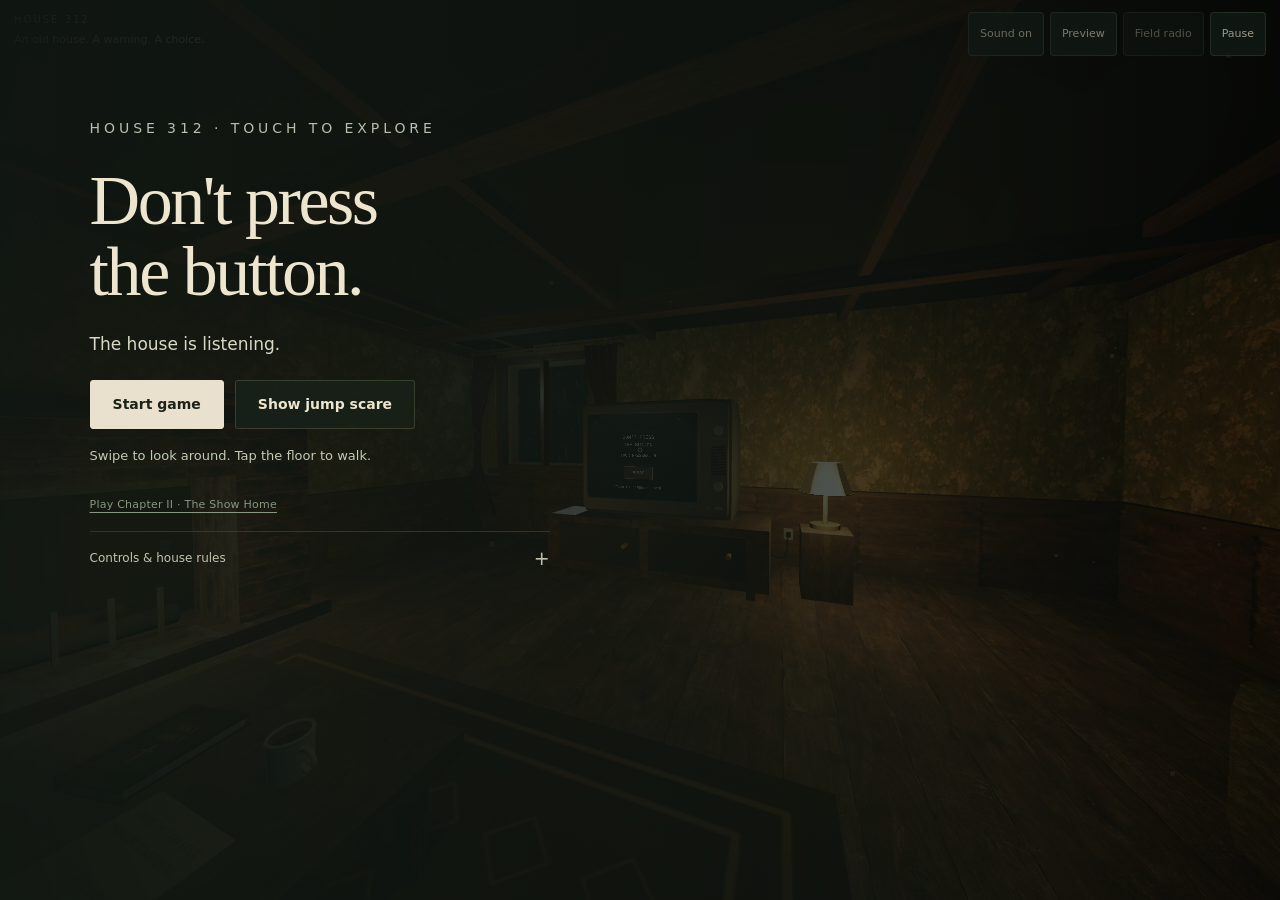
<file: index.html>
<!doctype html>
<html lang="en">
<head>
  <meta charset="utf-8">
  <meta name="viewport" content="width=device-width, initial-scale=1, viewport-fit=cover">
  <meta name="theme-color" content="#101512">
  <title>House 312 | Phone Horror</title>
  <meta name="description" content="Explore a decaying country house in first person. A television warns you not to press the red button. The choice is yours.">
  <link rel="stylesheet" href="assets/game/game.css?v=stick28">
</head>
<body>
  <canvas id="gameCanvas" tabindex="0" aria-label="First-person view of house 312"></canvas>
  <div class="vignette" aria-hidden="true"></div>
  <div class="haunt-veil" id="hauntVeil" aria-hidden="true"></div>
  <header class="hud">
    <div class="hud-left"><p class="room-label">HOUSE 312</p><p class="objective" id="objective">An old house. A warning. A choice.</p></div>
    <div class="hud-right">

      <button type="button" class="small-button" id="mute" aria-pressed="false">Sound on</button>
      <button type="button" class="small-button" data-preview disabled>Preview</button><button type="button" class="small-button" id="fullScreen">Full screen</button>
      <button type="button" class="small-button" id="radioToggle" aria-expanded="false" aria-controls="fieldReceiver" disabled>Field radio</button>
      <button type="button" class="small-button" id="pause">Pause</button>
    </div>
  </header>
  <aside class="field-receiver" id="fieldReceiver" aria-label="Field receiver" hidden>
    <div class="receiver-top"><span>RX—312</span><span>FIELD RECEIVER</span><button type="button" id="closeReceiver" aria-label="Close field receiver">×</button></div>
    <div class="receiver-display"><span class="receiver-channel">LOCAL CHANNEL / 01</span><div class="receiver-reading"><span id="radioReading">0 / 5</span><div class="receiver-bars" aria-hidden="true"><i id="signalBar1"></i><i id="signalBar2"></i><i id="signalBar3"></i><i id="signalBar4"></i><i id="signalBar5"></i></div></div><p id="radioStatus">Stand by.</p></div>
    <div class="receiver-actions"><button type="button" id="askSign">Ask for a sign</button><button type="button" id="openJournal">Journal · 0/3</button></div>
  </aside>
  <div class="reticle" id="reticle" aria-hidden="true"></div>
  <button type="button" class="interact" id="interact" hidden><kbd>E</kbd><span id="interactLabel">Interact</span></button>
  <p class="toast" id="toast" role="status" aria-live="polite" hidden></p>
  <div class="controls"><span><kbd>W A S D</kbd> Move</span><span>Mouse / drag to look</span><span><kbd>E</kbd> Interact</span><span><kbd>F</kbd> Flashlight</span><span class="hint">Esc to pause</span></div>
  <div class="mobile-controls" id="mobileControls" hidden>
    <div class="move-stick" id="moveStick" hidden role="group" aria-label="Movement joystick"><span class="stick-ring" aria-hidden="true"></span><span class="stick-thumb" id="stickThumb" aria-hidden="true"></span><span class="stick-label" aria-hidden="true">MOVE</span></div>
    <button type="button" class="stop-moving" id="stopMoving" hidden>Stop walking</button>
    <span id="lookHint" class="look-hint" aria-hidden="true">TAP FLOOR TO WALK<br>DRAG TO LOOK</span>
  </div>
  <p class="decision-status" id="decisionStatus" aria-live="polite"></p>
  <div class="blackout" id="blackout" aria-hidden="true"></div>
  <div id="showHUD" hidden>
    <div id="showLens" aria-hidden="true"></div>
    <div id="showAperture" aria-hidden="true" hidden><div class="keyhole-bore"><img id="showLastFrame" src="assets/game/keyhole-listener.webp" alt=""></div></div><div id="showFold" aria-hidden="true"></div>
    <span id="showTape" hidden></span><figure id="showWitness" hidden><img src="assets/game/kitchen-scream.png" alt="The painted eyes above the sink"><figcaption>Above the sink</figcaption></figure>
    <div class="show-dock"><p id="showCaption" role="status" aria-live="polite" hidden></p>
      <div id="showActions" aria-label="Chapter actions"><button type="button" id="showAct0" hidden></button><button type="button" id="showAct1" hidden></button><button type="button" id="showAct2" hidden></button><button type="button" id="showAct3" hidden></button><button type="button" id="showAct4" hidden></button></div>
    </div>
  </div>
  <main class="overlay" id="overlay">
    <section class="panel intro-panel" data-panel="intro" aria-labelledby="introTitle">
      <p class="eyebrow">HOUSE 312 · TOUCH TO EXPLORE</p>
      <h1 id="introTitle">Don't press<br>the button.</h1>
      <p class="lede">The house is listening.</p>
      <div class="panel-actions"><button type="button" class="primary" id="enterRoom" disabled>Opening the old house…</button><button type="button" class="secondary" data-preview disabled>Show jump scare</button></div>
      <button class="secondary" type="button" id="showContinue" hidden>Continue from the last lesson</button><p id="introCopy">Swipe to look around. Tap the floor to walk.</p>
      <p class="fine"><a href="phone.html?chapter=2&amp;v=listener27">Play Chapter II · The Show Home</a></p>
      <details class="play-guide">
        <summary>Controls &amp; house rules</summary>
        <p>Tap the monitor to approach it, then tap its lettering to begin. Obey only “Keeper says” orders. When told to hide, tap the table and stay under it until permission to leave.</p>
        <p>Before starting the TV, try Field radio to ask the house for a sign and collect evidence.</p>
        <p class="guide">Swipe or drag: look · Tap floor: walk<br>Keyboard: WASD move · C hide or leave cover · E interact.</p>
        <p class="fine"><a href="house-preview.html">House design</a><a href="scare-preview.html">Scare video</a><a href="dont-press-the-button.html">Film version</a><a href="3d-credits.html">Credits</a></p>
      </details>
    </section>
    <section class="panel" data-panel="pause" hidden>
      <p class="eyebrow">ROOM 312</p><h2>The room<br>can wait.</h2><p>The game is paused.</p>
      <div class="panel-actions"><button type="button" class="primary" data-resume>Resume</button><button type="button" class="secondary" data-restart>Start again</button></div>
      <div class="panel-actions"><button type="button" class="secondary" data-preview disabled>Preview jump scare</button></div><p class="guide">Drag anywhere in the room to look around.</p>
    </section>
    <section class="panel" data-panel="note" hidden>
      <p class="eyebrow">A NOTE BESIDE THE TELEVISION</p>
      <p class="paper-note"><strong>TV TIP</strong>Watch the TV. Follow an order only if it starts with “Keeper says…”<br><br>Tap the TV lettering to begin. When you see “Keeper says… hide,” tap the table. Stay underneath until you see “Keeper says… come out.”<br><br>Leave the red button alone.</p>
      <div class="panel-actions"><button type="button" class="primary" data-resume>Put it down</button></div>
    </section>
    <section class="panel" data-panel="attic-note" aria-labelledby="atticNoteCopy" hidden>
      <p class="eyebrow">A note on the attic box</p>
      <p class="paper-note attic-message" id="atticNoteCopy">this ain't shortcut</p>
      <p>Inside the lid, someone has scratched “Turn around, you fool.”</p>
      <div class="panel-actions"><button type="button" class="primary" data-resume>Put it down</button></div>
    </section>
    <section class="panel" data-panel="corner-note" hidden>
      <p class="eyebrow">IN THE MARGIN OF THE FOLDED PAPER</p>
      <p class="paper-note"><strong>SOMEONE UPSTAIRS</strong><span id="cornerClueCopy">Above the last stair, someone is watching. Look up. Touch the face to send it away.</span></p>
      <div class="panel-actions"><button type="button" class="primary" data-resume>Put it down</button></div>
    </section>
    <section class="panel" data-panel="journal" hidden>
      <p class="eyebrow">HOUSE 312 / FIELD NOTES</p><h2>The house<br>answered.</h2>
      <p class="journal-progress" id="journalProgress">0 of 3 responses recorded</p>
      <p class="journal-records" id="journalRecords">Use the field radio to ask for a sign. Listen and watch the room.</p>
      <div class="panel-actions"><button type="button" class="primary" data-resume>Return to the room</button></div>
    </section>
    <section class="panel" data-panel="choice" hidden>
      <p class="eyebrow">THE LAST ORDER</p><h2>You listened.<br>You survived.</h2>
      <p>The room latch has released. The front door beyond the hallway is still locked. Leave quietly, or invite stronger disturbances on the way out.</p>
      <div class="panel-actions"><button type="button" class="primary" data-deeper>I can handle more horror</button><button type="button" class="secondary" data-leave>Leave quietly</button></div>
    </section>
    <section class="panel" data-panel="aftermath" hidden>
      <p class="eyebrow" id="aftermathEyebrow">YOU PRESSED IT</p><h2 id="aftermathTitle">That wasn't<br>the joke.</h2>
      <p id="aftermathCopy">The picture was the easy part. The door is unlocked now.</p>
      <div class="panel-actions"><button type="button" class="primary" id="failureExit" data-leave>Find the exit</button><button type="button" class="secondary" data-restart>Try again</button></div>

    </section>
    <section class="panel" data-panel="ending" hidden>
      <p class="eyebrow" id="endingChapter">CHAPTER II / THE SHOW HOME</p><h2 id="endingTitle">You made it out.</h2><p id="endingCopy">The room kept your choice.</p><button type="button" class="primary" id="showRetry" hidden>Retry the last lesson</button>
      <div class="panel-actions"><button type="button" class="primary" data-restart>Start again</button><a class="secondary" href="dont-press-the-button.html">Watch the film</a></div>

    </section>
    <section class="panel" data-panel="previewEnd" hidden>
      <p class="eyebrow">JUMP SCARE PREVIEW</p><h2>Now you<br>have seen it.</h2>
      <p>The nightmare Roomkeeper has a sharper face and an unobstructed close-up. The reveal holds here for 2.4 seconds so you can inspect it. Your press count is unchanged.</p>
      <div class="panel-actions"><button type="button" class="primary" data-preview disabled>Replay scare</button><button type="button" class="secondary" data-play>Play the game</button></div>
      <p class="fine"><a href="scare-preview.html?v=nightmare4">Watch the clear preview</a><a href="scare-preview.html?hold=1&amp;v=nightmare4">Hold the close-up image</a></p>
    </section>
    <section class="panel" data-panel="error" id="errorPanel" hidden>
      <p class="eyebrow">ROOM 312</p><h2>The room<br>couldn't open.</h2>
      <p>This device couldn't start the 3D scene. You can still watch the jump scare preview below.</p>
      <div class="panel-actions"><a class="primary" href="scare-preview.html">Show the jump scare</a><a class="secondary" href="phone.html">Try 3D again</a></div>
    </section>
  </main>
  <script type="module">
    import('./assets/game/game.mjs?v=reveal31').catch(error => {
      console.error('Room 312 could not start:', error);
      document.querySelectorAll('[data-panel]').forEach(panel => { panel.hidden = panel.dataset.panel !== 'error'; });
      document.getElementById('overlay').hidden = false;
    });
  </script>
  <noscript>This game needs JavaScript. <a href="dont-press-the-button.html">Watch the film version.</a></noscript>
</body>
</html>
</file>
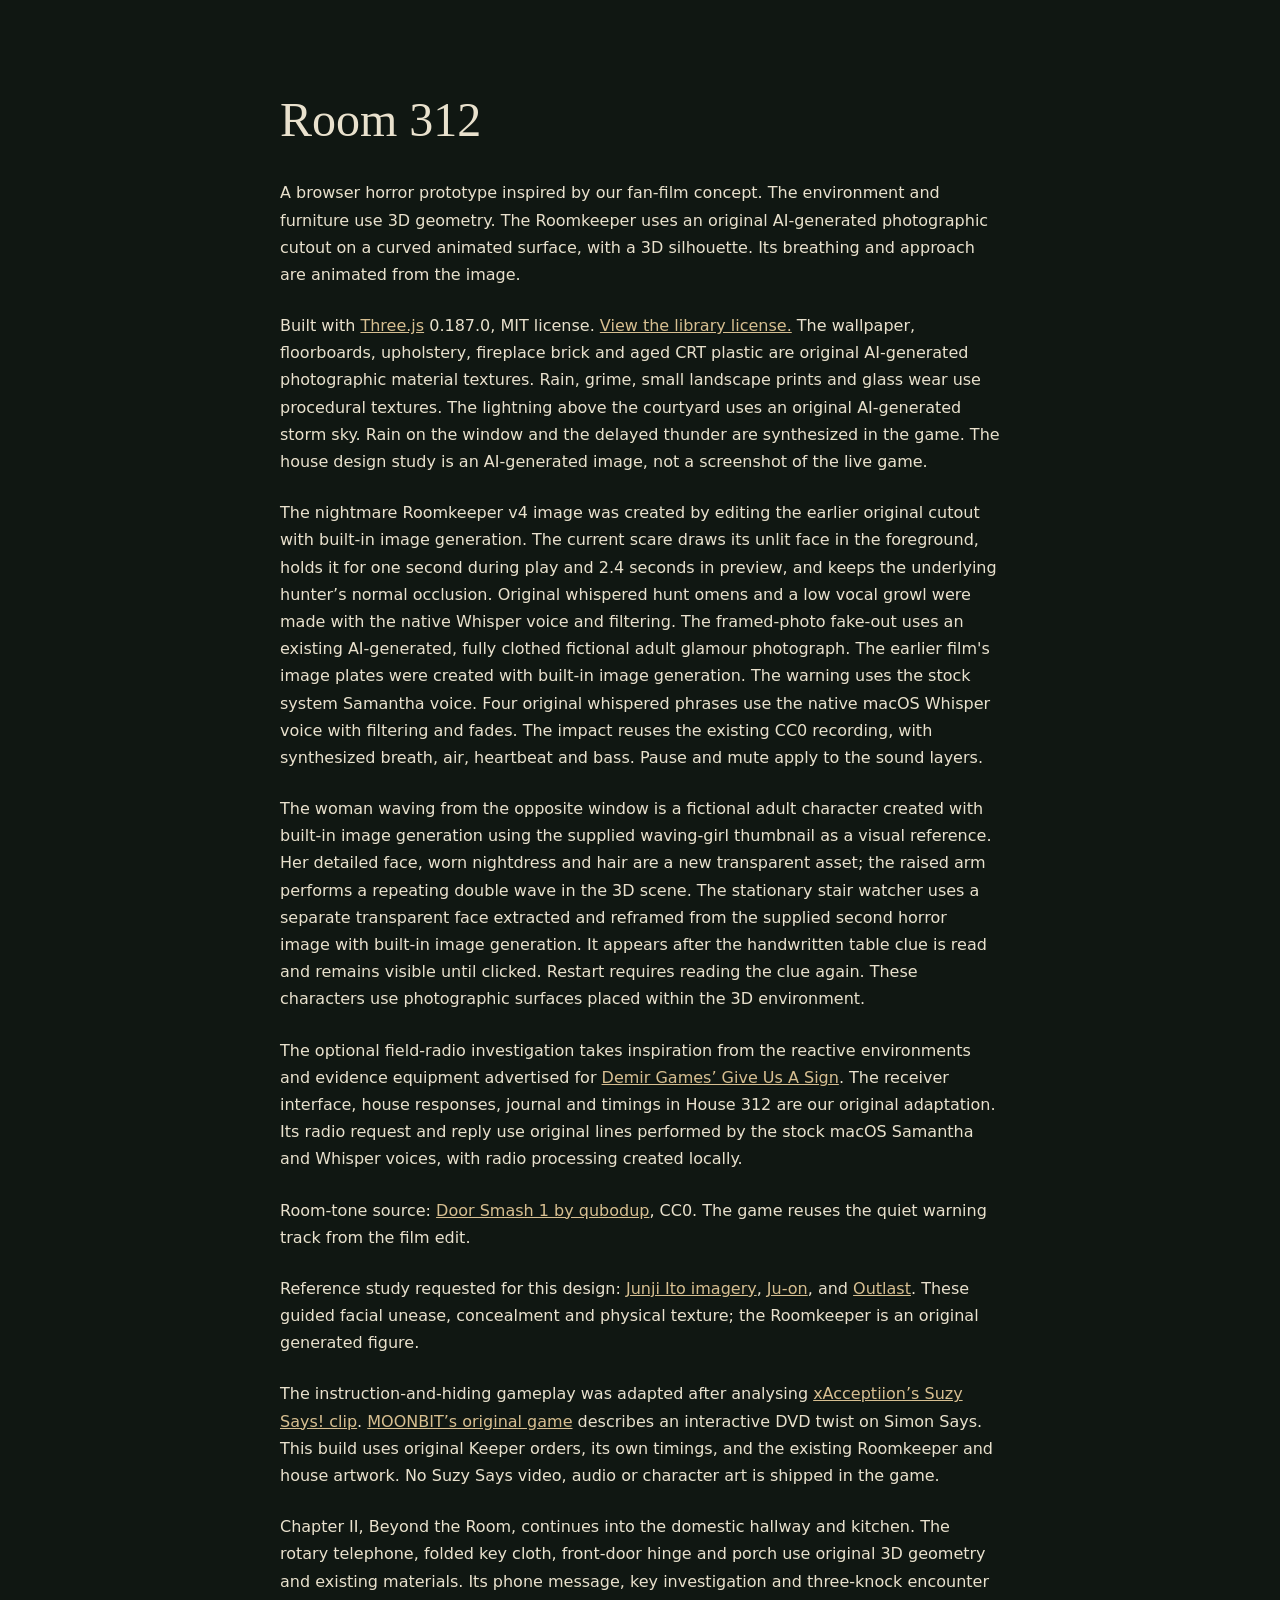
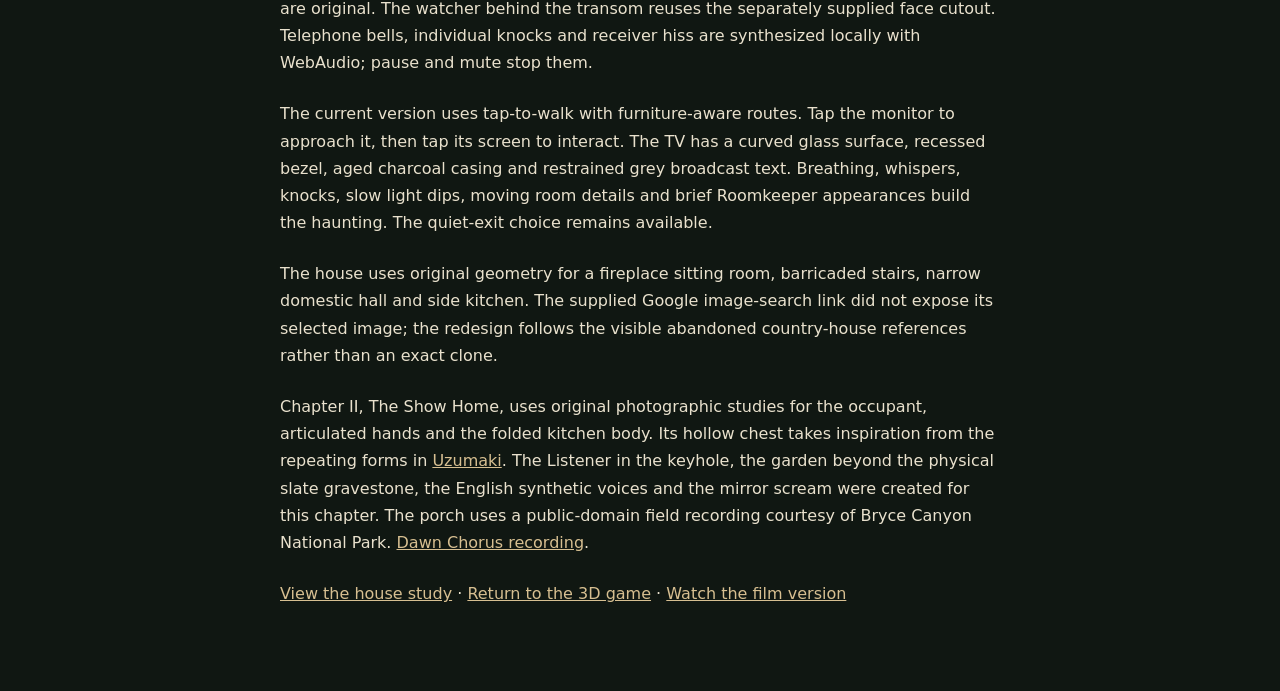
<file: 3d-credits.html>
<!doctype html><html lang="en"><head><meta charset="utf-8"><meta name="viewport" content="width=device-width,initial-scale=1"><title>Room 312 — Credits</title><style>body{margin:0;background:#101712;color:#e9e1cd;font:16px/1.7 system-ui,sans-serif}main{max-width:720px;padding:60px 25px;margin:auto}h1{font:48px Georgia,serif;font-weight:400}a{color:#d7bf91}p{margin:24px 0}</style></head><body><main><h1>Room 312</h1><p>A browser horror prototype inspired by our fan-film concept. The environment and furniture use 3D geometry. The Roomkeeper uses an original AI-generated photographic cutout on a curved animated surface, with a 3D silhouette. Its breathing and approach are animated from the image.</p><p>Built with <a href="https://threejs.org/">Three.js</a> 0.187.0, MIT license. <a href="assets/game/vendor/LICENSE">View the library license.</a> The wallpaper, floorboards, upholstery, fireplace brick and aged CRT plastic are original AI-generated photographic material textures. Rain, grime, small landscape prints and glass wear use procedural textures. The lightning above the courtyard uses an original AI-generated storm sky. Rain on the window and the delayed thunder are synthesized in the game. The house design study is an AI-generated image, not a screenshot of the live game.</p><p>The nightmare Roomkeeper v4 image was created by editing the earlier original cutout with built-in image generation. The current scare draws its unlit face in the foreground, holds it for one second during play and 2.4 seconds in preview, and keeps the underlying hunter’s normal occlusion. Original whispered hunt omens and a low vocal growl were made with the native Whisper voice and filtering. The framed-photo fake-out uses an existing AI-generated, fully clothed fictional adult glamour photograph. The earlier film's image plates were created with built-in image generation. The warning uses the stock system Samantha voice. Four original whispered phrases use the native macOS Whisper voice with filtering and fades. The impact reuses the existing CC0 recording, with synthesized breath, air, heartbeat and bass. Pause and mute apply to the sound layers.</p><p>The woman waving from the opposite window is a fictional adult character created with built-in image generation using the supplied waving-girl thumbnail as a visual reference. Her detailed face, worn nightdress and hair are a new transparent asset; the raised arm performs a repeating double wave in the 3D scene. The stationary stair watcher uses a separate transparent face extracted and reframed from the supplied second horror image with built-in image generation. It appears after the handwritten table clue is read and remains visible until clicked. Restart requires reading the clue again. These characters use photographic surfaces placed within the 3D environment.</p><p>The optional field-radio investigation takes inspiration from the reactive environments and evidence equipment advertised for <a href="https://store.steampowered.com/app/4119710/Give_Us_A_Sign/">Demir Games’ Give Us A Sign</a>. The receiver interface, house responses, journal and timings in House 312 are our original adaptation. Its radio request and reply use original lines performed by the stock macOS Samantha and Whisper voices, with radio processing created locally.</p><p>Room-tone source: <a href="https://freesound.org/people/qubodup/sounds/218890/">Door Smash 1 by qubodup</a>, CC0. The game reuses the quiet warning track from the film edit.</p><p>Reference study requested for this design: <a href="https://displate.com/licensed/junji-ito-maniac">Junji Ito imagery</a>, <a href="https://theasiancinemacritic.com/2016/06/08/ju-on-the-grudge/">Ju-on</a>, and <a href="https://redbarrelsgames.com/games/outlast/">Outlast</a>. These guided facial unease, concealment and physical texture; the Roomkeeper is an original generated figure.</p><p>The instruction-and-hiding gameplay was adapted after analysing <a href="https://youtube.com/shorts/8fioF8wQZPw">xAcceptiion’s Suzy Says! clip</a>. <a href="https://moonbit.itch.io/suzy-says">MOONBIT’s original game</a> describes an interactive DVD twist on Simon Says. This build uses original Keeper orders, its own timings, and the existing Roomkeeper and house artwork. No Suzy Says video, audio or character art is shipped in the game.</p><p>Chapter II, Beyond the Room, continues into the domestic hallway and kitchen. The rotary telephone, folded key cloth, front-door hinge and porch use original 3D geometry and existing materials. Its phone message, key investigation and three-knock encounter are original. The watcher behind the transom reuses the separately supplied face cutout. Telephone bells, individual knocks and receiver hiss are synthesized locally with WebAudio; pause and mute stop them.</p><p>The current version uses tap-to-walk with furniture-aware routes. Tap the monitor to approach it, then tap its screen to interact. The TV has a curved glass surface, recessed bezel, aged charcoal casing and restrained grey broadcast text. Breathing, whispers, knocks, slow light dips, moving room details and brief Roomkeeper appearances build the haunting. The quiet-exit choice remains available.</p><p>The house uses original geometry for a fireplace sitting room, barricaded stairs, narrow domestic hall and side kitchen. The supplied Google image-search link did not expose its selected image; the redesign follows the visible abandoned country-house references rather than an exact clone.</p><p>Chapter II, The Show Home, uses original photographic studies for the occupant, articulated hands and the folded kitchen body. Its hollow chest takes inspiration from the repeating forms in <a href="https://www.viz.com/manga-books/manga/junji-ito/product/3382/hardcover">Uzumaki</a>. The Listener in the keyhole, the garden beyond the physical slate gravestone, the English synthetic voices and the mirror scream were created for this chapter. The porch uses a public-domain field recording courtesy of Bryce Canyon National Park. <a href="https://www.nps.gov/subjects/sound/sounds-dawnchorus_bryce.htm">Dawn Chorus recording</a>.</p><p><a href="house-preview.html">View the house study</a> · <a href="room-312-3d.html">Return to the 3D game</a> · <a href="dont-press-the-button.html">Watch the film version</a></p></main></body></html>
</file>
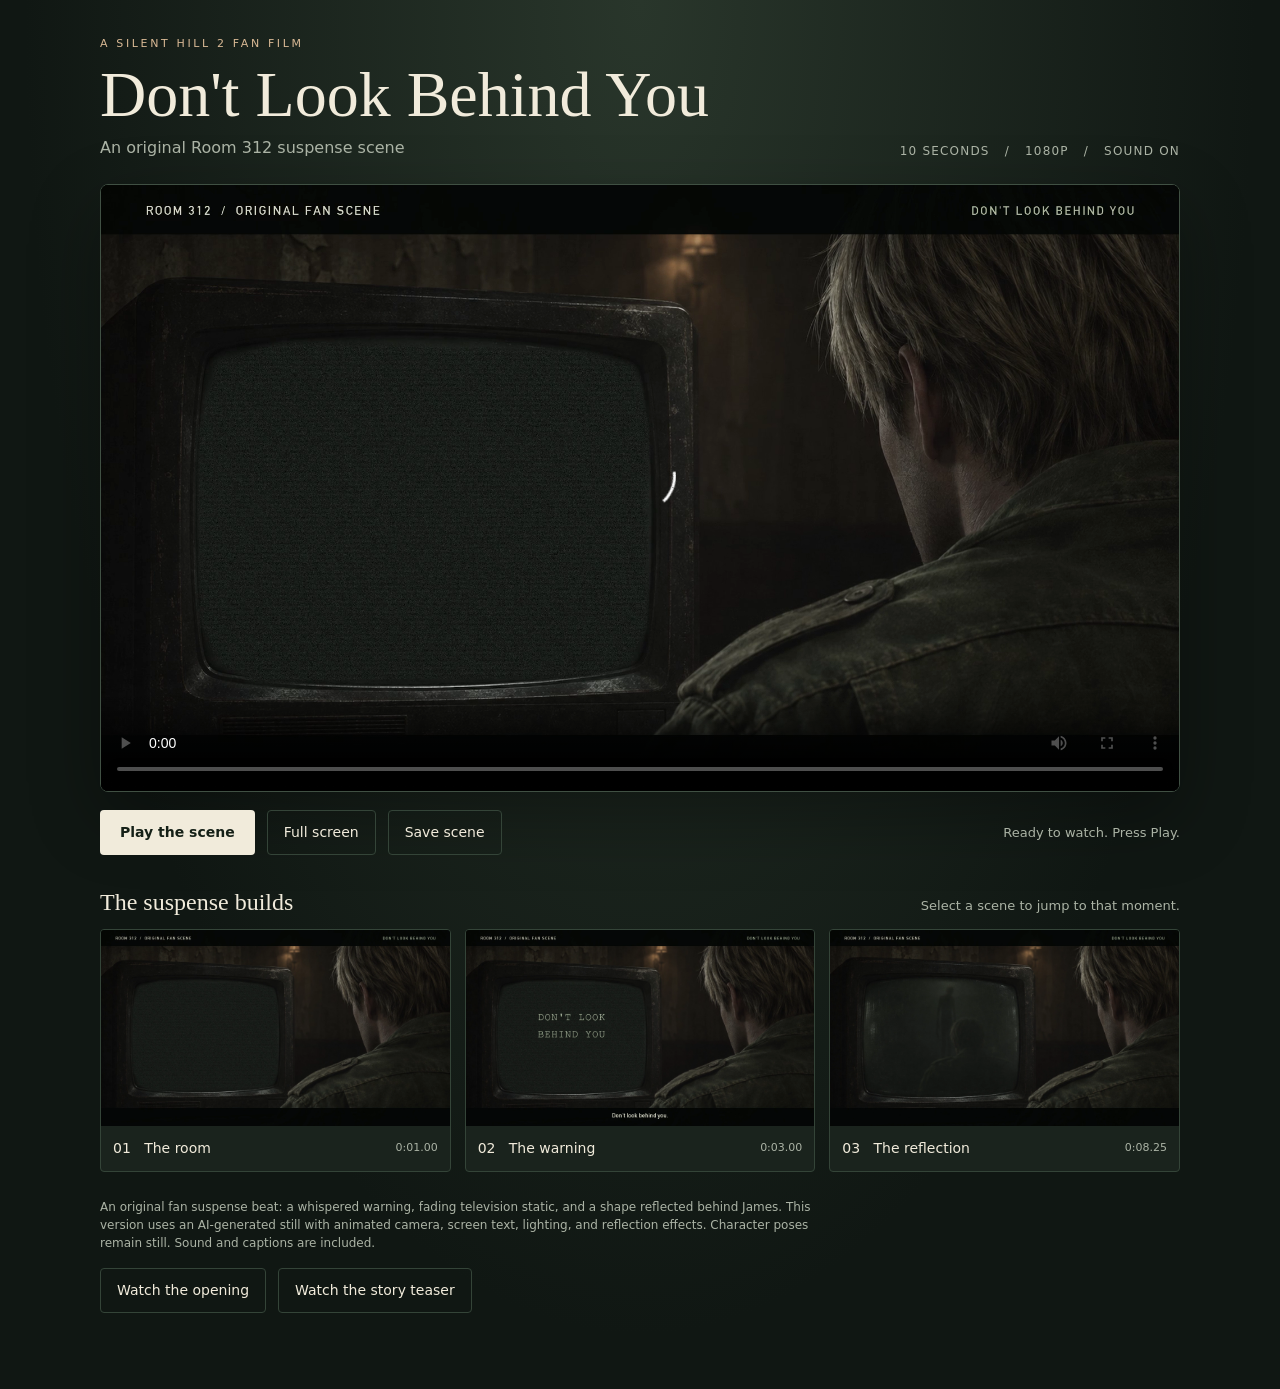
<file: dont-look-behind-suspense.html>
<!doctype html>
<html lang="en">
<head>
<meta charset="utf-8">
<meta name="viewport" content="width=device-width, initial-scale=1">
<title>Room 312 | Don't Look Behind You</title>
<style>
  :root{color-scheme:dark;--bg:#101713;--panel:#1a231d;--text:#f1ebdb;--muted:#abb3a5;--line:#344438;--accent:#d9b995}
  *{box-sizing:border-box}body{margin:0;background:radial-gradient(ellipse at 50% 0,#29362b 0,transparent 68%),var(--bg);color:var(--text);font:16px/1.5 system-ui,-apple-system,sans-serif}
  main{max-width:1140px;margin:auto;padding:36px 30px 60px}.eyebrow{font-size:11px;letter-spacing:.24em;color:var(--accent);margin:0 0 8px}
  header{display:flex;align-items:end;justify-content:space-between;gap:20px;margin-bottom:24px}h1{font:clamp(36px,6vw,64px)/1.05 Georgia,serif;font-weight:400;margin:0}.subtitle{color:var(--muted);margin:8px 0 0}header .spec{font-size:12px;white-space:nowrap;color:var(--muted);letter-spacing:.1em}
  .player{overflow:hidden;border:1px solid #405043;border-radius:8px;background:#050705;box-shadow:0 25px 70px #0005}video{display:block;width:100%;aspect-ratio:16/9;background:#050705}
  .actions{display:flex;align-items:center;gap:12px;flex-wrap:wrap;margin:18px 0 34px}button,.download{font:inherit;font-size:14px;border-radius:4px;cursor:pointer;text-decoration:none;transition:background .15s,color .15s}
  .primary{border:0;background:var(--text);color:#152017;padding:12px 20px;font-weight:650}.primary:hover{background:#fff9eb}.secondary,.download{padding:11px 16px;background:transparent;color:var(--text);border:1px solid var(--line)}.secondary:hover,.download:hover{background:var(--panel)}
  :focus-visible{outline:3px solid var(--accent);outline-offset:5px}.status{font-size:13px;color:var(--muted);margin-left:auto}.scene-heading{display:flex;justify-content:space-between;gap:16px;align-items:baseline;margin-bottom:13px}h2{font:24px Georgia,serif;font-weight:400;margin:0}.scene-heading p{font-size:13px;color:var(--muted);margin:0}
  .scenes{display:grid;grid-template-columns:repeat(3,minmax(0,1fr));gap:14px}.scene{padding:0;text-align:left;overflow:hidden;background:var(--panel);border:1px solid var(--line);color:var(--text)}.scene img{display:block;width:100%;aspect-ratio:16/9;object-fit:cover}.scene .label{display:flex;justify-content:space-between;align-items:center;gap:6px;padding:12px}.scene strong{font-size:14px;font-weight:500}.scene time{font-size:11px;color:var(--muted)}.scene:hover,.scene[aria-current="true"]{border-color:var(--accent);background:#29352b}
  .note{margin:26px 0 0;color:var(--muted);font-size:12px;max-width:740px}.error{color:#f3b8a0}.hidden{display:none}
  @media(max-width:650px){main{padding:24px 16px 40px}header{align-items:start;flex-direction:column;gap:10px}.scenes{grid-template-columns:repeat(2,minmax(0,1fr))}.scene-heading{display:block}.scene-heading p{margin-top:5px}.status{margin-left:0;width:100%}.actions{gap:9px;margin-bottom:28px}}
</style>
</head>
<body>
<main>
  <header>
    <div><p class="eyebrow">A SILENT HILL 2 FAN FILM</p><h1>Don't Look Behind You</h1><p class="subtitle">An original Room 312 suspense scene</p></div>
    <span class="spec">10 SECONDS &nbsp; / &nbsp; 1080P &nbsp; / &nbsp; SOUND ON</span>
  </header>
  <div class="player"><video id="film" controls playsinline preload="metadata" aria-label="Don't Look Behind You, a ten-second original suspense scene"><source src="assets/dont-look-behind-you-10s.mp4" type="video/mp4">Your browser cannot play this video. Use the Save video button below.</video></div>
  <div class="actions">
    <button class="primary" id="play">Play the scene</button>
    <button class="secondary" id="fullscreen">Full screen</button>
    <a class="download" id="save" download="dont-look-behind-you-10s.mp4">Save scene</a>
    <span class="status" id="status" role="status" aria-live="polite">Ready to watch. Press Play.</span>
  </div>
  <div class="scene-heading"><h2>The suspense builds</h2><p>Select a scene to jump to that moment.</p></div>
  <div class="scenes">
    <button class="scene" data-time="1" aria-label="Play the quiet room at one second"><img src="assets/dontlook-scene-1.png" alt="James facing the television"><span class="label"><strong>01 &nbsp; The room</strong><time>0:01.00</time></span></button>
    <button class="scene" data-time="3" aria-label="Play the warning at three seconds"><img src="assets/dontlook-scene-2.png" alt="The television says Don't Look Behind You"><span class="label"><strong>02 &nbsp; The warning</strong><time>0:03.00</time></span></button>
    <button class="scene" data-time="8.25" aria-label="Play the reflection at 8.25 seconds"><img src="assets/dontlook-scene-3.png" alt="A tall shape appears behind James in the television reflection"><span class="label"><strong>03 &nbsp; The reflection</strong><time>0:08.25</time></span></button>
  </div>
  <p class="note">An original fan suspense beat: a whispered warning, fading television static, and a shape reflected behind James. This version uses an AI-generated still with animated camera, screen text, lighting, and reflection effects. Character poses remain still. Sound and captions are included.</p>
  <p style="display:flex;gap:12px;flex-wrap:wrap"><a class="download" href="opening.html">Watch the opening</a><a class="download" href="teaser.html">Watch the story teaser</a></p>
</main>
<script>
  const film=document.getElementById('film');
  const play=document.getElementById('play');
  const status=document.getElementById('status');
  const scenes=[...document.querySelectorAll('.scene')];
  film.poster=scenes[0].querySelector('img').src;
  document.getElementById('save').href=film.querySelector('source').src;
  async function start(){
    try{if(film.ended)film.currentTime=0;await film.play();}
    catch(error){status.textContent='Press the play control inside the video to start.';}
  }
  play.addEventListener('click',()=>film.paused?start():film.pause());
  film.addEventListener('play',()=>{play.textContent='Pause';status.textContent='Playing with narration and sound.';});
  film.addEventListener('pause',()=>{play.textContent=film.ended?'Replay film':'Continue playing';status.textContent=film.ended?'The film has ended. Replay any time.':'Paused. Press Play to continue.';});
  film.addEventListener('ended',()=>{play.textContent='Replay film';status.textContent='The film has ended. Replay any time.';});
  film.addEventListener('error',()=>{status.textContent='Use Save video to open the film in your video player.';status.classList.add('error');});
  film.addEventListener('timeupdate',()=>{
    const bounds=[0,1.4,6.3,10.1];
    scenes.forEach((scene,i)=>scene.setAttribute('aria-current',String(film.currentTime>=bounds[i]&&film.currentTime<bounds[i+1])));
  });
  scenes.forEach(scene=>scene.addEventListener('click',async()=>{
    film.currentTime=Number(scene.dataset.time);await start();
    film.scrollIntoView({behavior:matchMedia('(prefers-reduced-motion: reduce)').matches?'auto':'smooth',block:'center'});
  }));
  document.getElementById('fullscreen').addEventListener('click',async()=>{
    try{if(film.requestFullscreen)await film.requestFullscreen();else if(film.webkitEnterFullscreen)film.webkitEnterFullscreen();}
    catch(error){status.textContent='Use the full-screen icon inside the video controls.';}
  });
</script>
</body>
</html>
</file>
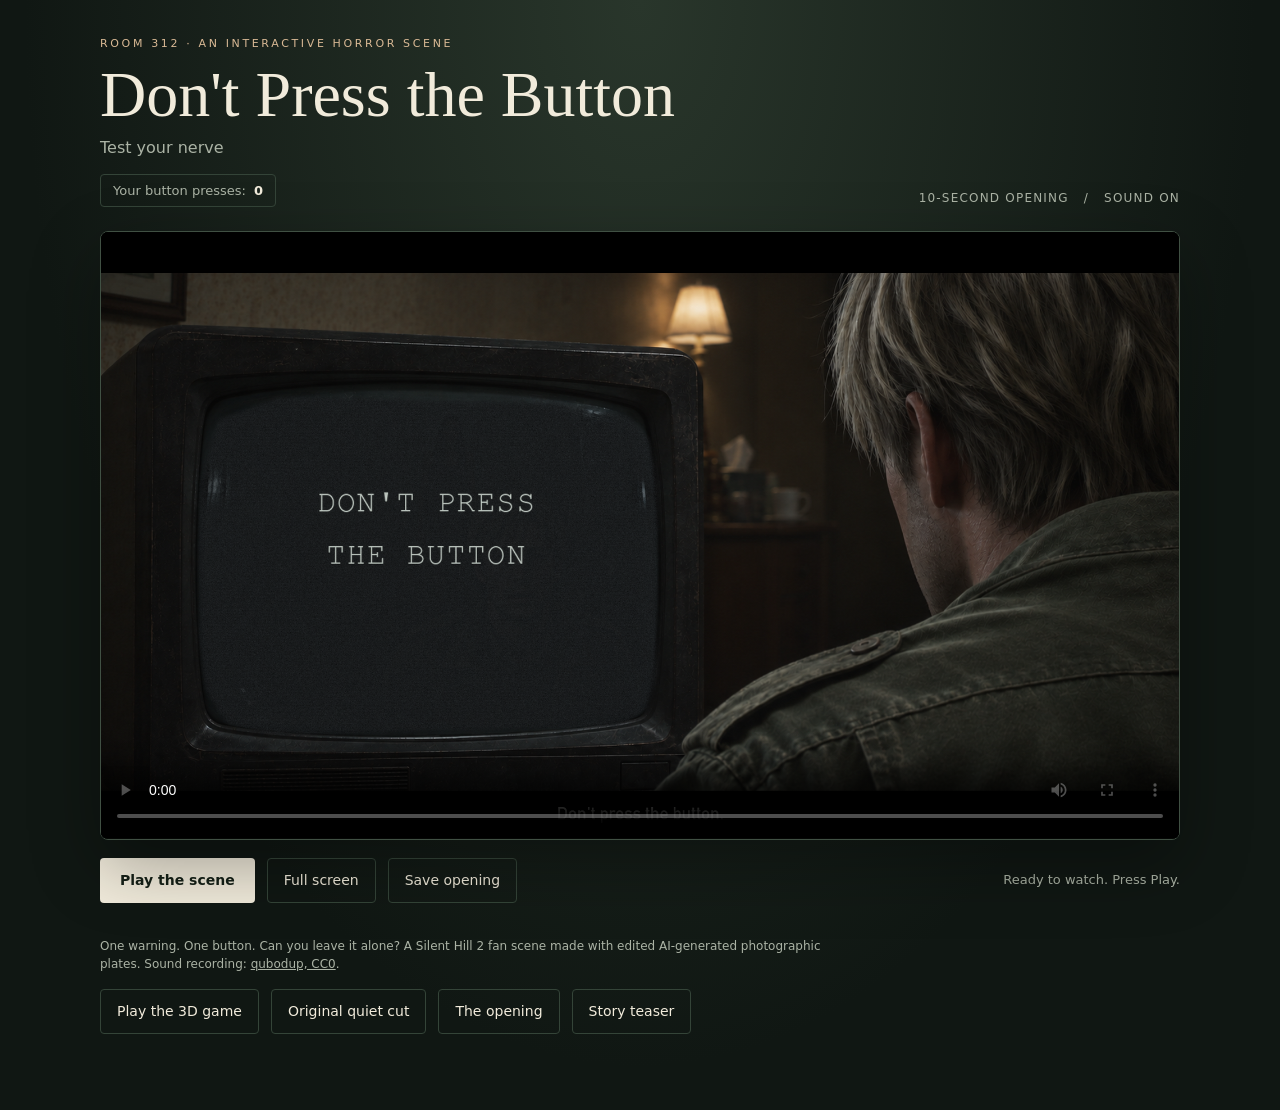
<file: dont-press-the-button.html>
<!doctype html>
<html lang="en">
<head>
<meta charset="utf-8">
<meta name="viewport" content="width=device-width, initial-scale=1">
<title>Room 312 | Don't Press the Button</title>
<style>
  :root{color-scheme:dark;--bg:#101713;--panel:#1a231d;--text:#f1ebdb;--muted:#abb3a5;--line:#344438;--accent:#d9b995}
  *{box-sizing:border-box}body{margin:0;background:radial-gradient(ellipse at 50% 0,#29362b 0,transparent 68%),var(--bg);color:var(--text);font:16px/1.5 system-ui,-apple-system,sans-serif}
  main{max-width:1140px;margin:auto;padding:36px 30px 60px}.eyebrow{font-size:11px;letter-spacing:.24em;color:var(--accent);margin:0 0 8px}
  header{display:flex;align-items:end;justify-content:space-between;gap:20px;margin-bottom:24px}h1{font:clamp(36px,6vw,64px)/1.05 Georgia,serif;font-weight:400;margin:0}.subtitle{color:var(--muted);margin:8px 0 0}header .spec{font-size:12px;white-space:nowrap;color:var(--muted);letter-spacing:.1em}
  .player{overflow:hidden;border:1px solid #405043;border-radius:8px;background:#050705;box-shadow:0 25px 70px #0005}video{display:block;width:100%;aspect-ratio:16/9;background:#050705}
  .actions{display:flex;align-items:center;gap:12px;flex-wrap:wrap;margin:18px 0 34px}button,.download{font:inherit;font-size:14px;border-radius:4px;cursor:pointer;text-decoration:none;transition:background .15s,color .15s}
  .primary{border:0;background:var(--text);color:#152017;padding:12px 20px;font-weight:650}.primary:hover{background:#fff9eb}.secondary,.download{padding:11px 16px;background:transparent;color:var(--text);border:1px solid var(--line)}.secondary:hover,.download:hover{background:var(--panel)}
  :focus-visible{outline:3px solid var(--accent);outline-offset:5px}.status{font-size:13px;color:var(--muted);margin-left:auto}.scene-heading{display:flex;justify-content:space-between;gap:16px;align-items:baseline;margin-bottom:13px}h2{font:24px Georgia,serif;font-weight:400;margin:0}.scene-heading p{font-size:13px;color:var(--muted);margin:0}
  .scenes{display:grid;grid-template-columns:repeat(3,minmax(0,1fr));gap:14px}.scene{padding:0;text-align:left;overflow:hidden;background:var(--panel);border:1px solid var(--line);color:var(--text)}.scene img{display:block;width:100%;aspect-ratio:16/9;object-fit:cover}.scene .label{display:flex;justify-content:space-between;align-items:center;gap:6px;padding:12px}.scene strong{font-size:14px;font-weight:500}.scene time{font-size:11px;color:var(--muted)}.scene:hover,.scene[aria-current="true"]{border-color:var(--accent);background:#29352b}
  .note{margin:26px 0 0;color:var(--muted);font-size:12px;max-width:740px}.error{color:#f3b8a0}.hidden{display:none}
  @media(max-width:650px){main{padding:24px 16px 40px}header{align-items:start;flex-direction:column;gap:10px}.scenes{grid-template-columns:repeat(2,minmax(0,1fr))}.scene-heading{display:block}.scene-heading p{margin-top:5px}.status{margin-left:0;width:100%}.actions{gap:9px;margin-bottom:28px}}

.player{position:relative}
.forbidden-trigger{position:absolute;z-index:3;right:18px;bottom:64px;background:rgba(10,17,12,.86);border-color:#b2a383;box-shadow:0 3px 18px #0007}
.forbidden-trigger[hidden]{display:none}
.player:fullscreen{border:0;border-radius:0;display:flex;align-items:center;justify-content:center;background:#000}
.player:fullscreen video{width:100%;height:100%;object-fit:contain;aspect-ratio:auto}
.egg-dialog{width:min(1080px,94vw);max-width:none;max-height:94vh;padding:0;border:1px solid #7b7763;border-radius:8px;background:#151c16;color:var(--text);box-shadow:0 25px 100px #0009}
.egg-dialog::backdrop{background:rgba(0,0,0,.88)}
.egg-dialog[open]{animation:egg-in .18s ease-out}
.egg-dialog img{display:block;width:100%;height:auto;max-height:72vh;object-fit:contain;background:#0c100d}
.egg-dialog header{margin:0;padding:13px 17px;align-items:center;flex-direction:row}
.egg-dialog h2{font-size:23px}
.egg-dialog footer{display:flex;gap:10px;flex-wrap:wrap;padding:14px 17px}
@keyframes egg-in{from{opacity:0;transform:scale(.99)}to{opacity:1;transform:scale(1)}}
@media(prefers-reduced-motion:reduce){.egg-dialog[open]{animation:none}}

[hidden]{display:none!important}
.outcome{margin:22px 0 0;padding:22px 24px;border:1px solid var(--line);border-radius:6px;background:var(--panel)}
.outcome p{margin:8px 0 16px;color:var(--muted)}
.outcome button{margin-top:2px}
.egg-dialog video{display:block;width:100%;max-height:70vh;object-fit:contain;background:#000;aspect-ratio:16/9}
.egg-dialog .branch-status{padding:0 17px 15px;color:var(--muted);font-size:13px;margin:0}
@media(max-width:650px){.egg-dialog header{padding:10px;gap:10px}.egg-dialog h2{font-size:21px}.egg-dialog footer{padding:10px;gap:8px}.egg-dialog .branch-status{padding:0 10px 12px}.outcome{padding:18px}}

.press-count{display:inline-flex;gap:8px;align-items:baseline;margin:14px 0 0;padding:6px 12px;border:1px solid var(--line);border-radius:4px;color:var(--muted);font-size:13px}
.press-count output,.branch-count output{font-variant-numeric:tabular-nums;color:var(--text);font-weight:650}
.forbidden-trigger{border-color:#a17b68;background:rgba(28,15,12,.93)}
.forbidden-trigger:hover{background:#4a281f;border-color:#dfb19a}
.branch-count{font-size:13px;color:var(--muted);align-self:center;margin-left:auto}
</style>
</head>
<body>
<main>
  <header>
    <div><p class="eyebrow">ROOM 312 · AN INTERACTIVE HORROR SCENE</p><h1>Don't Press the Button</h1><p class="subtitle">Test your nerve</p><p class="press-count" id="pressCountLabel">Your button presses: <output id="pressCount" aria-live="polite">0</output></p></div>
    <span class="spec">10-SECOND OPENING &nbsp; / &nbsp; SOUND ON</span>
  </header>
  <div class="player">
    <video id="film" poster="assets/button-warning.png" controls playsinline preload="metadata" aria-label="Don't Press the Button, the ten-second opening">
      <source src="assets/dont-press-the-button-10s.mp4" type="video/mp4">Your browser cannot play this video. Use Save opening below.
    </video>
    <button type="button" class="forbidden-trigger secondary" id="forbiddenButton" hidden aria-haspopup="dialog" aria-controls="buttonReveal" aria-describedby="pressCountLabel">Press the button</button>
    <dialog class="egg-dialog" id="buttonReveal" aria-labelledby="revealTitle">
      <header><h2 id="revealTitle">The button</h2><button type="button" class="secondary" id="backToTV" autofocus>Back to the TV</button></header>
      <video id="branchFilm" poster="assets/easter-egg-room.png" controls playsinline preload="metadata" aria-label="The button reveal"></video>
      <footer><button type="button" class="secondary" id="replayBranch">Replay this scene</button><a class="download" id="branchSave" href="assets/dont-press-the-button-fakeout-10s.mp4" download="dont-press-the-button-fakeout-10s.mp4">Save this cut</a><span class="branch-count">Your button presses: <output id="branchPressCount">0</output></span></footer>
      <p class="branch-status" id="branchStatus" role="status" aria-live="polite">Ready.</p>
    </dialog>
  </div>
  <div class="actions">
    <button type="button" class="primary" id="play">Play the scene</button>
    <button type="button" class="secondary" id="fullscreen">Full screen</button>
    <a class="download" id="save" href="assets/dont-press-the-button-10s.mp4" download="dont-press-the-button-10s.mp4">Save opening</a>
    <span class="status" id="status" role="status" aria-live="polite">Ready to watch. Press Play.</span>
  </div>
  <section class="outcome" id="outcome" hidden aria-labelledby="outcomeTitle" aria-live="polite">
    <h2 id="outcomeTitle"></h2><p id="outcomeCopy"></p>
    <button type="button" class="primary" id="moreHorror" hidden aria-haspopup="dialog" aria-controls="buttonReveal">I can handle more horror</button>
  </section>
  <p class="note">One warning. One button. Can you leave it alone? A Silent Hill 2 fan scene made with edited AI-generated photographic plates. Sound recording: <a href="https://freesound.org/people/qubodup/sounds/218890/" style="color:inherit">qubodup, CC0</a>.</p>
  <p style="display:flex;gap:12px;flex-wrap:wrap"><a class="download" href="room-312-3d.html">Play the 3D game</a><a class="download" href="quiet.html">Original quiet cut</a><a class="download" href="opening.html">The opening</a><a class="download" href="teaser.html">Story teaser</a></p>
</main>
<script src="assets/button-challenge.js" defer></script>
</body>
</html>
</file>
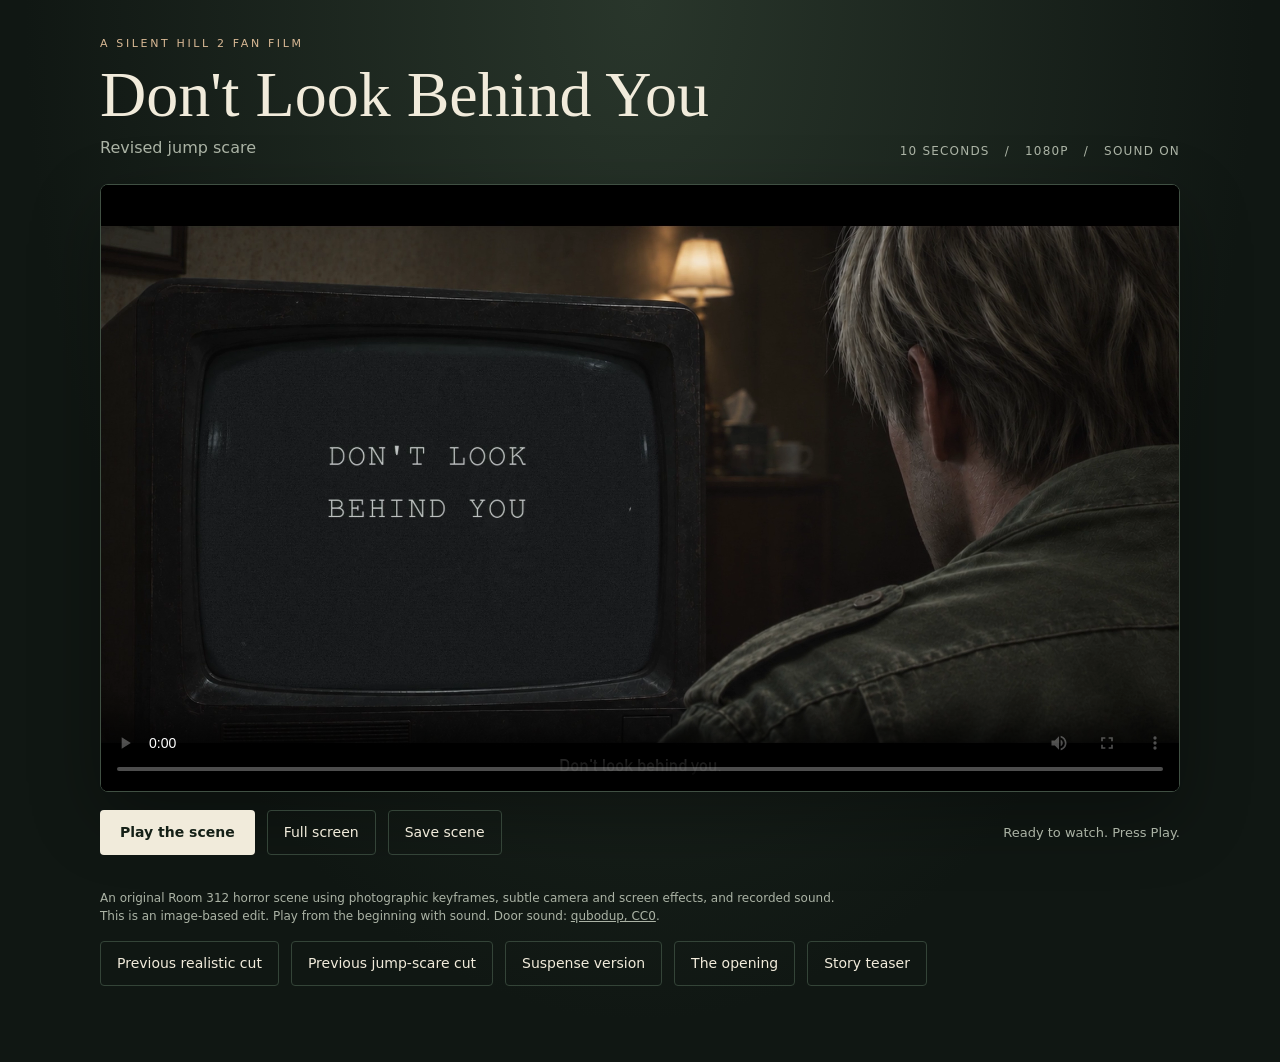
<file: encounter.html>
<!doctype html>
<html lang="en">
<head>
<meta charset="utf-8">
<meta name="viewport" content="width=device-width, initial-scale=1">
<title>Room 312 | Revised Jump Scare</title>
<style>
  :root{color-scheme:dark;--bg:#101713;--panel:#1a231d;--text:#f1ebdb;--muted:#abb3a5;--line:#344438;--accent:#d9b995}
  *{box-sizing:border-box}body{margin:0;background:radial-gradient(ellipse at 50% 0,#29362b 0,transparent 68%),var(--bg);color:var(--text);font:16px/1.5 system-ui,-apple-system,sans-serif}
  main{max-width:1140px;margin:auto;padding:36px 30px 60px}.eyebrow{font-size:11px;letter-spacing:.24em;color:var(--accent);margin:0 0 8px}
  header{display:flex;align-items:end;justify-content:space-between;gap:20px;margin-bottom:24px}h1{font:clamp(36px,6vw,64px)/1.05 Georgia,serif;font-weight:400;margin:0}.subtitle{color:var(--muted);margin:8px 0 0}header .spec{font-size:12px;white-space:nowrap;color:var(--muted);letter-spacing:.1em}
  .player{overflow:hidden;border:1px solid #405043;border-radius:8px;background:#050705;box-shadow:0 25px 70px #0005}video{display:block;width:100%;aspect-ratio:16/9;background:#050705}
  .actions{display:flex;align-items:center;gap:12px;flex-wrap:wrap;margin:18px 0 34px}button,.download{font:inherit;font-size:14px;border-radius:4px;cursor:pointer;text-decoration:none;transition:background .15s,color .15s}
  .primary{border:0;background:var(--text);color:#152017;padding:12px 20px;font-weight:650}.primary:hover{background:#fff9eb}.secondary,.download{padding:11px 16px;background:transparent;color:var(--text);border:1px solid var(--line)}.secondary:hover,.download:hover{background:var(--panel)}
  :focus-visible{outline:3px solid var(--accent);outline-offset:5px}.status{font-size:13px;color:var(--muted);margin-left:auto}.scene-heading{display:flex;justify-content:space-between;gap:16px;align-items:baseline;margin-bottom:13px}h2{font:24px Georgia,serif;font-weight:400;margin:0}.scene-heading p{font-size:13px;color:var(--muted);margin:0}
  .scenes{display:grid;grid-template-columns:repeat(3,minmax(0,1fr));gap:14px}.scene{padding:0;text-align:left;overflow:hidden;background:var(--panel);border:1px solid var(--line);color:var(--text)}.scene img{display:block;width:100%;aspect-ratio:16/9;object-fit:cover}.scene .label{display:flex;justify-content:space-between;align-items:center;gap:6px;padding:12px}.scene strong{font-size:14px;font-weight:500}.scene time{font-size:11px;color:var(--muted)}.scene:hover,.scene[aria-current="true"]{border-color:var(--accent);background:#29352b}
  .note{margin:26px 0 0;color:var(--muted);font-size:12px;max-width:740px}.error{color:#f3b8a0}.hidden{display:none}
  @media(max-width:650px){main{padding:24px 16px 40px}header{align-items:start;flex-direction:column;gap:10px}.scenes{grid-template-columns:repeat(2,minmax(0,1fr))}.scene-heading{display:block}.scene-heading p{margin-top:5px}.status{margin-left:0;width:100%}.actions{gap:9px;margin-bottom:28px}}
</style>
</head>
<body>
<main>
  <header>
    <div><p class="eyebrow">A SILENT HILL 2 FAN FILM</p><h1>Don't Look Behind You</h1><p class="subtitle">Revised jump scare</p></div>
    <span class="spec">10 SECONDS &nbsp; / &nbsp; 1080P &nbsp; / &nbsp; SOUND ON</span>
  </header>
  <div class="player"><video id="film" poster="assets/realistic-warning.png" controls playsinline preload="metadata" aria-label="Don't Look Behind You, a ten-second revised jump scare"><source src="assets/dont-look-behind-encounter-10s.mp4" type="video/mp4">Your browser cannot play this video. Use the Save video button below.</video></div>
  <div class="actions">
    <button class="primary" id="play">Play the scene</button>
    <button class="secondary" id="fullscreen">Full screen</button>
    <a class="download" id="save" download="dont-look-behind-encounter-10s.mp4">Save scene</a>
    <span class="status" id="status" role="status" aria-live="polite">Ready to watch. Press Play.</span>
  </div>

  <p class="note">An original Room 312 horror scene using photographic keyframes, subtle camera and screen effects, and recorded sound. This is an image-based edit. Play from the beginning with sound. Door sound: <a href="https://freesound.org/people/qubodup/sounds/218890/" style="color:inherit">qubodup, CC0</a>.</p>
  <p style="display:flex;gap:12px;flex-wrap:wrap"><a class="download" href="natural-closeup.html">Previous realistic cut</a><a class="download" href="stylized-jumpscare.html">Previous jump-scare cut</a><a class="download" href="dont-look-behind-suspense.html">Suspense version</a><a class="download" href="opening.html">The opening</a><a class="download" href="teaser.html">Story teaser</a></p>
</main>
<script>
const film=document.getElementById('film');
const play=document.getElementById('play');
const status=document.getElementById('status');
document.getElementById('save').href=film.querySelector('source').src;
async function start(){try{if(film.ended)film.currentTime=0;await film.play();}catch(error){status.textContent='Press the play control inside the video to start.';}}
play.addEventListener('click',()=>film.paused?start():film.pause());
film.addEventListener('play',()=>{play.textContent='Pause';status.textContent='Playing with sound.';});
film.addEventListener('pause',()=>{play.textContent=film.ended?'Replay scene':'Continue playing';status.textContent=film.ended?'The scene has ended. Replay any time.':'Paused. Press Play to continue.';});
film.addEventListener('ended',()=>{play.textContent='Replay scene';status.textContent='The scene has ended. Replay any time.';});
film.addEventListener('error',()=>{status.textContent='Use Save scene to open the film in your video player.';status.classList.add('error');});
document.getElementById('fullscreen').addEventListener('click',async()=>{try{if(film.requestFullscreen)await film.requestFullscreen();else if(film.webkitEnterFullscreen)film.webkitEnterFullscreen();}catch(error){status.textContent='Use the full-screen icon inside the video controls.';}});
</script>
</body>
</html>
</file>
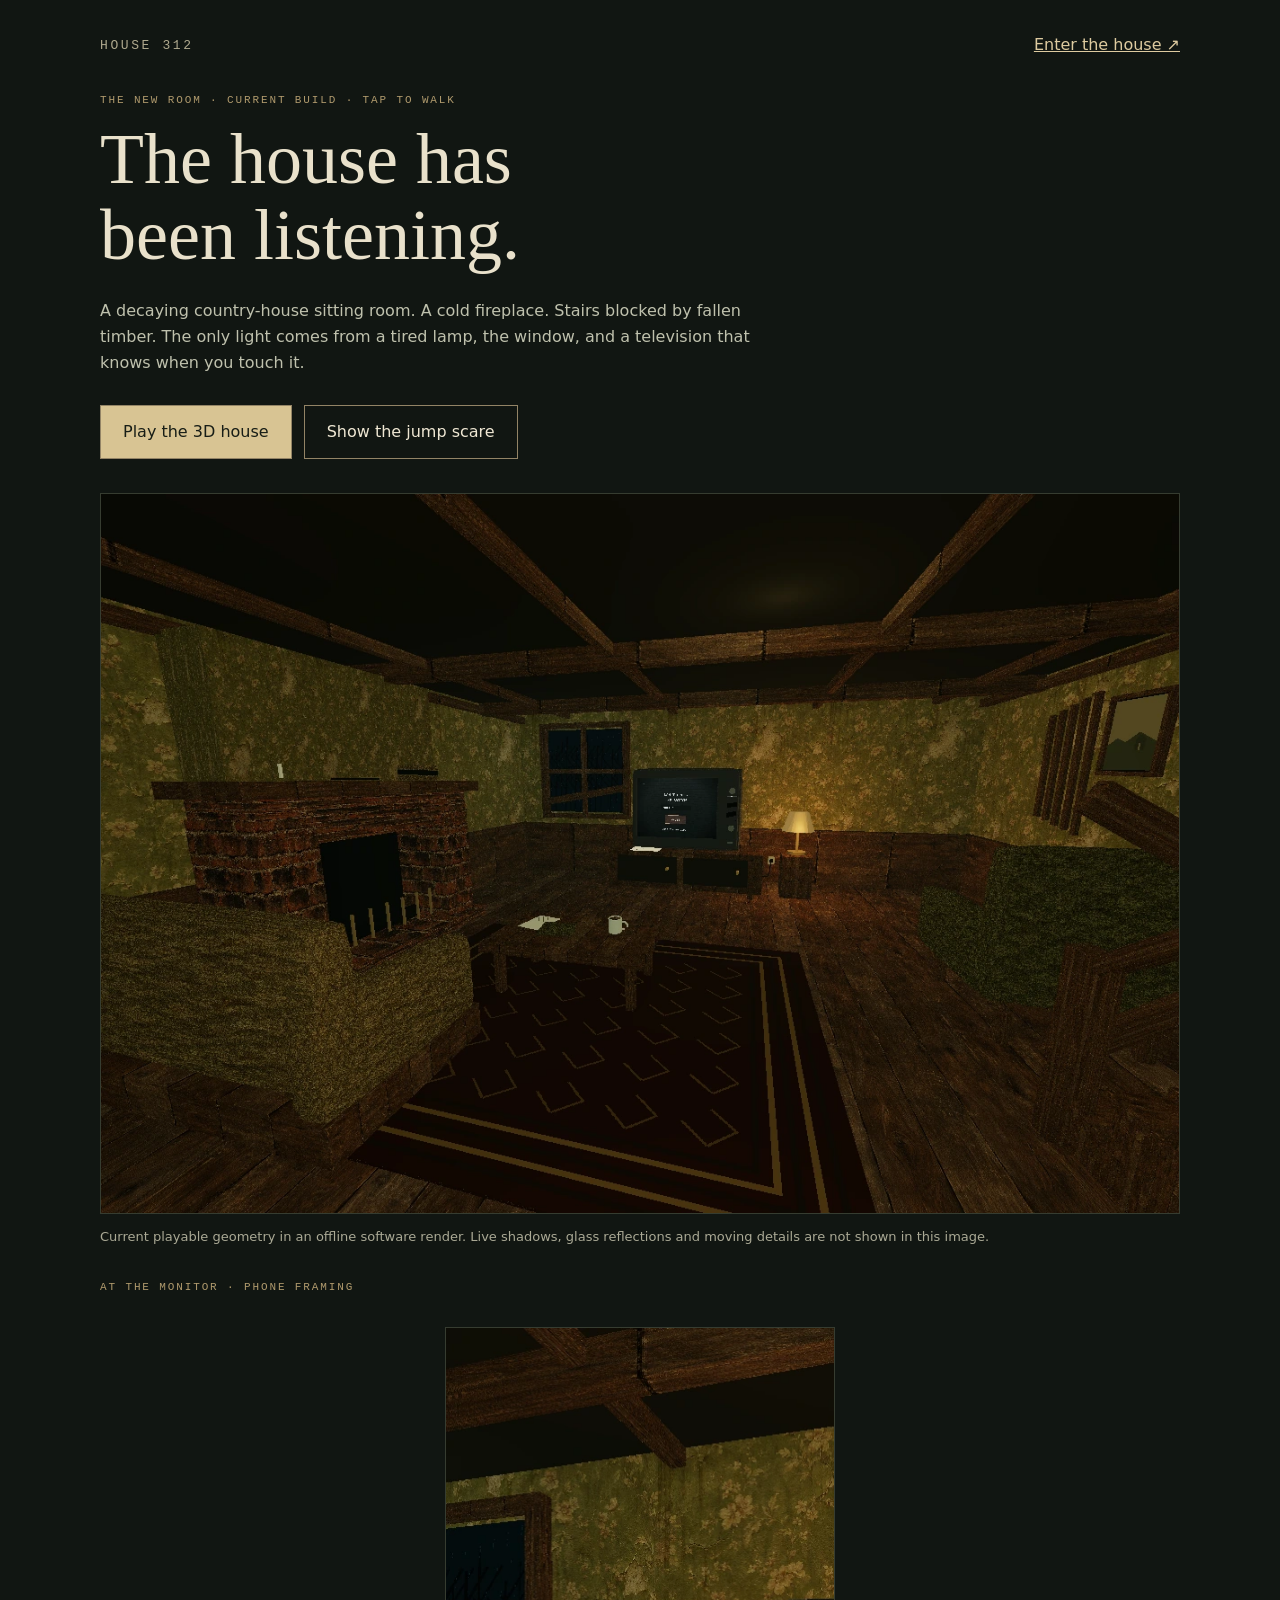
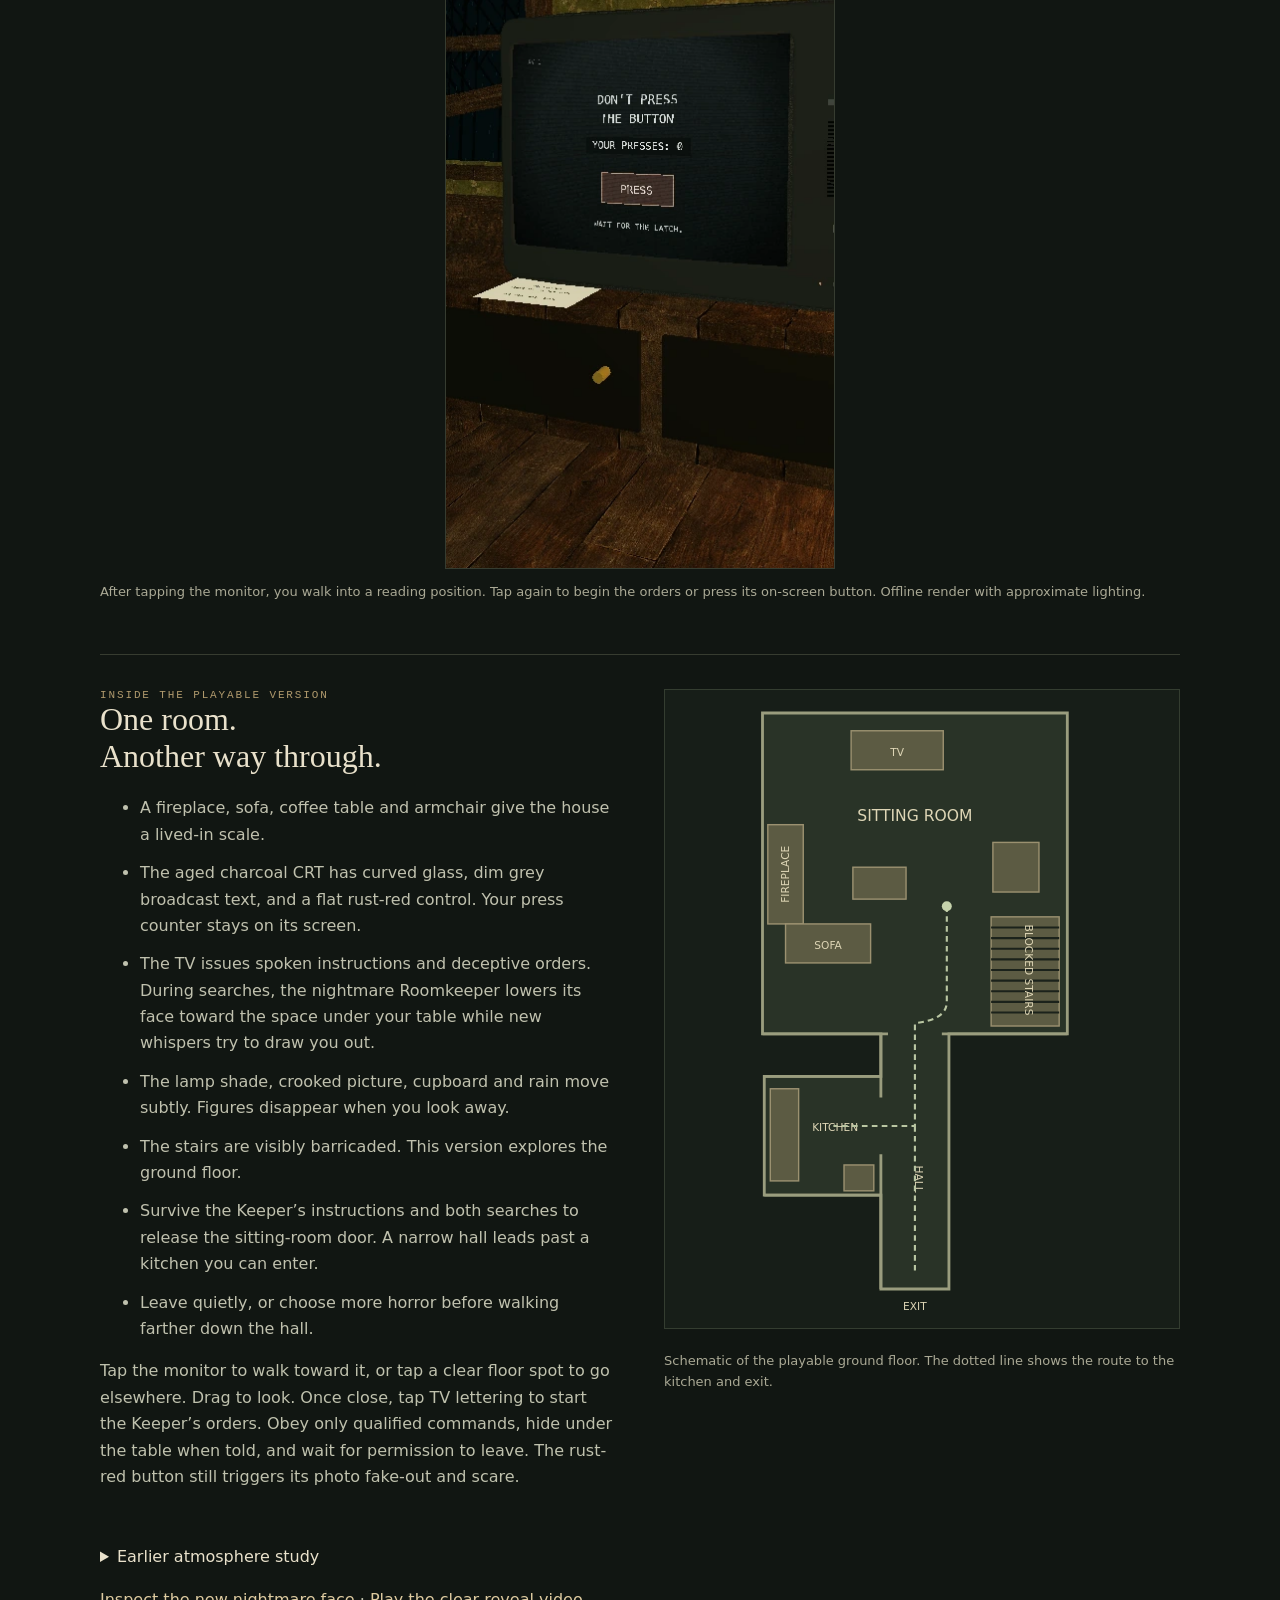
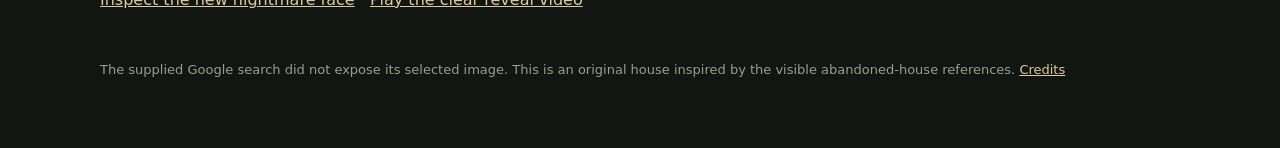
<file: house-preview.html>
<!doctype html>
<html lang="en"><head><meta charset="utf-8"><meta name="viewport" content="width=device-width,initial-scale=1,viewport-fit=cover"><meta name="theme-color" content="#111612"><title>House 312 — Room design</title>
<style>
*{box-sizing:border-box}body{margin:0;background:#111612;color:#e9e1cb;font:16px/1.65 system-ui,sans-serif}main{max-width:1120px;margin:auto;padding:32px 20px 64px}nav{display:flex;justify-content:space-between;align-items:center;gap:20px;margin-bottom:36px}.mark{font:13px monospace;letter-spacing:.2em;color:#afa98e}a{color:#decba0}h1{font:clamp(38px,7vw,72px)/1.05 Georgia,serif;font-weight:400;max-width:720px;margin:16px 0 24px}p{max-width:670px;color:#bfc1ad}.eyebrow{font:11px monospace;letter-spacing:.17em;text-transform:uppercase;color:#b09a6d}figure{margin:34px 0}img{display:block;width:100%;height:auto;border:1px solid #363c30}figcaption{font-size:13px;color:#aaa995;margin:12px 0 0}.actions{display:flex;gap:12px;flex-wrap:wrap;margin:28px 0}.button{display:inline-block;padding:13px 22px;border:1px solid #938466;color:#efe7d3;text-decoration:none}.primary{background:#d8c493;color:#171d16}.layout{display:grid;grid-template-columns:1fr 1fr;gap:48px;align-items:start;border-top:1px solid #373c30;padding-top:34px;margin-top:52px}h2{font:32px Georgia,serif;font-weight:400;margin:0 0 20px}li{color:#c0c1ae;margin:12px 0}svg{width:100%;max-height:640px;background:#171e18;border:1px solid #343d30}footer{margin-top:46px;font-size:13px;color:#999f8d}@media(max-width:650px){main{padding:24px 16px 48px}.layout{grid-template-columns:1fr;gap:24px}nav{margin-bottom:30px}h1{margin-top:10px}figure{margin-left:-16px;margin-right:-16px}figcaption{padding:0 16px}}
</style></head><body><main>
<nav><span class="mark">HOUSE 312</span><a href="phone.html?v=nightmare4">Enter the house ↗</a></nav>
<div class="eyebrow">The new room · Current build · Tap to walk</div><h1>The house has<br>been listening.</h1>
<p>A decaying country-house sitting room. A cold fireplace. Stairs blocked by fallen timber. The only light comes from a tired lamp, the window, and a television that knows when you touch it.</p>
<div class="actions"><a class="button primary" href="phone.html?v=nightmare4">Play the 3D house</a><a class="button" href="phone.html?preview=1&amp;v=nightmare4">Show the jump scare</a></div>
<figure><img src="assets/game/house-room-model-v2.webp" width="1200" height="800" alt="Current 3D house geometry with worn upholstery, fireplace and redesigned dark CRT"><figcaption>Current playable geometry in an offline software render. Live shadows, glass reflections and moving details are not shown in this image.</figcaption></figure>
<div class="eyebrow">At the monitor · Phone framing</div>
<figure><img src="assets/game/house-phone-model-v2.webp" width="390" height="844" style="max-width:390px;margin:auto" alt="Portrait offline view of the aged CRT after walking to it, with grey text and a flat rust-red button"><figcaption>After tapping the monitor, you walk into a reading position. Tap again to begin the orders or press its on-screen button. Offline render with approximate lighting.</figcaption></figure>
<section class="layout"><div><div class="eyebrow">Inside the playable version</div><h2>One room.<br>Another way through.</h2><ul><li>A fireplace, sofa, coffee table and armchair give the house a lived-in scale.</li><li>The aged charcoal CRT has curved glass, dim grey broadcast text, and a flat rust-red control. Your press counter stays on its screen.</li><li>The TV issues spoken instructions and deceptive orders. During searches, the nightmare Roomkeeper lowers its face toward the space under your table while new whispers try to draw you out.</li><li>The lamp shade, crooked picture, cupboard and rain move subtly. Figures disappear when you look away.</li><li>The stairs are visibly barricaded. This version explores the ground floor.</li><li>Survive the Keeper’s instructions and both searches to release the sitting-room door. A narrow hall leads past a kitchen you can enter.</li><li>Leave quietly, or choose more horror before walking farther down the hall.</li></ul><p>Tap the monitor to walk toward it, or tap a clear floor spot to go elsewhere. Drag to look. Once close, tap TV lettering to start the Keeper’s orders. Obey only qualified commands, hide under the table when told, and wait for permission to leave. The rust-red button still triggers its photo fake-out and scare.</p></div>
<div><svg viewBox="-4.8 -5.2 10 18" role="img" aria-label="Ground-floor plan: sitting room with TV, fireplace and blocked stairs, leading through a hall with a side kitchen to the exit" xmlns="http://www.w3.org/2000/svg">
<g fill="#293327" stroke="#9a9d7e" stroke-width=".08"><path d="M-4.3 -4.55H4.3V4.5H.96V11.7H-.96V9.05H-4.25V5.7H-.96V4.5H-4.3Z"/><path d="M-4.3 4.5H-.76M.76 4.5H4.3M-.96 4.5V6.3M-.96 7.9V11.7M-.96 5.7H-4.25M-.96 9.05H-4.25" fill="none"/></g>
<g fill="#5c5b43" stroke="#9b9170" stroke-width=".04"><rect x="-1.8" y="-4.05" width="2.6" height="1.1"/><rect x="-4.15" y="-1.4" width="1" height="2.8"/><rect x="-3.65" y="1.4" width="2.4" height="1.1"/><rect x="-1.75" y="-.2" width="1.5" height=".9"/><rect x="2.2" y="-.9" width="1.3" height="1.4"/><rect x="2.15" y="1.2" width="1.92" height="3.08"/><rect x="-4.08" y="6.05" width=".8" height="2.6"/><rect x="-2" y="8.2" width=".84" height=".73"/></g>
<g stroke="#1b221b" stroke-width=".06"><path d="M2.15 1.5H4.07M2.15 1.8H4.07M2.15 2.1H4.07M2.15 2.4H4.07M2.15 2.7H4.07M2.15 3H4.07M2.15 3.3H4.07M2.15 3.6H4.07M2.15 3.9H4.07"/></g>
<g fill="#ddd5b5" font-family="system-ui,sans-serif" font-size=".3" text-anchor="middle"><text x="-.5" y="-3.33">TV</text><text x="0" y="-1.5" font-size=".44">SITTING ROOM</text><text x="-2.45" y="2.1">SOFA</text><text x="3.1" y="2.7" transform="rotate(90 3.1 2.7)">BLOCKED STAIRS</text><text x="-3.55" y="0" transform="rotate(-90 -3.55 0)">FIREPLACE</text><text x="-2.25" y="7.25">KITCHEN</text><text x="0" y="8.6" transform="rotate(90 0 8.6)">HALL</text><text x="0" y="12.3">EXIT</text></g><path d="M.9 .9V3.6Q.9 4.1 0 4.2V7.1H-2.3M0 7.1V11.2" fill="none" stroke="#b9c6a2" stroke-width=".06" stroke-dasharray=".16 .12"/><circle cx=".9" cy=".9" r=".14" fill="#c6d3ac"/>
</svg><figcaption>Schematic of the playable ground floor. The dotted line shows the route to the kitchen and exit.</figcaption></div></section>
<details style="margin-top:38px"><summary>Earlier atmosphere study</summary><figure><img src="assets/game/house-concept-v1.webp" width="1536" height="1024" alt="Earlier AI-generated sitting-room atmosphere study"><figcaption>Earlier generated design study; the current game uses the physical CRT and room geometry shown above.</figcaption></figure></details><p><a href="scare-preview.html?hold=1&amp;v=nightmare4">Inspect the new nightmare face</a> · <a href="scare-preview.html?v=nightmare4">Play the clear reveal video</a></p><footer>The supplied Google search did not expose its selected image. This is an original house inspired by the visible abandoned-house references. <a href="3d-credits.html">Credits</a></footer>
</main></body></html>
</file>
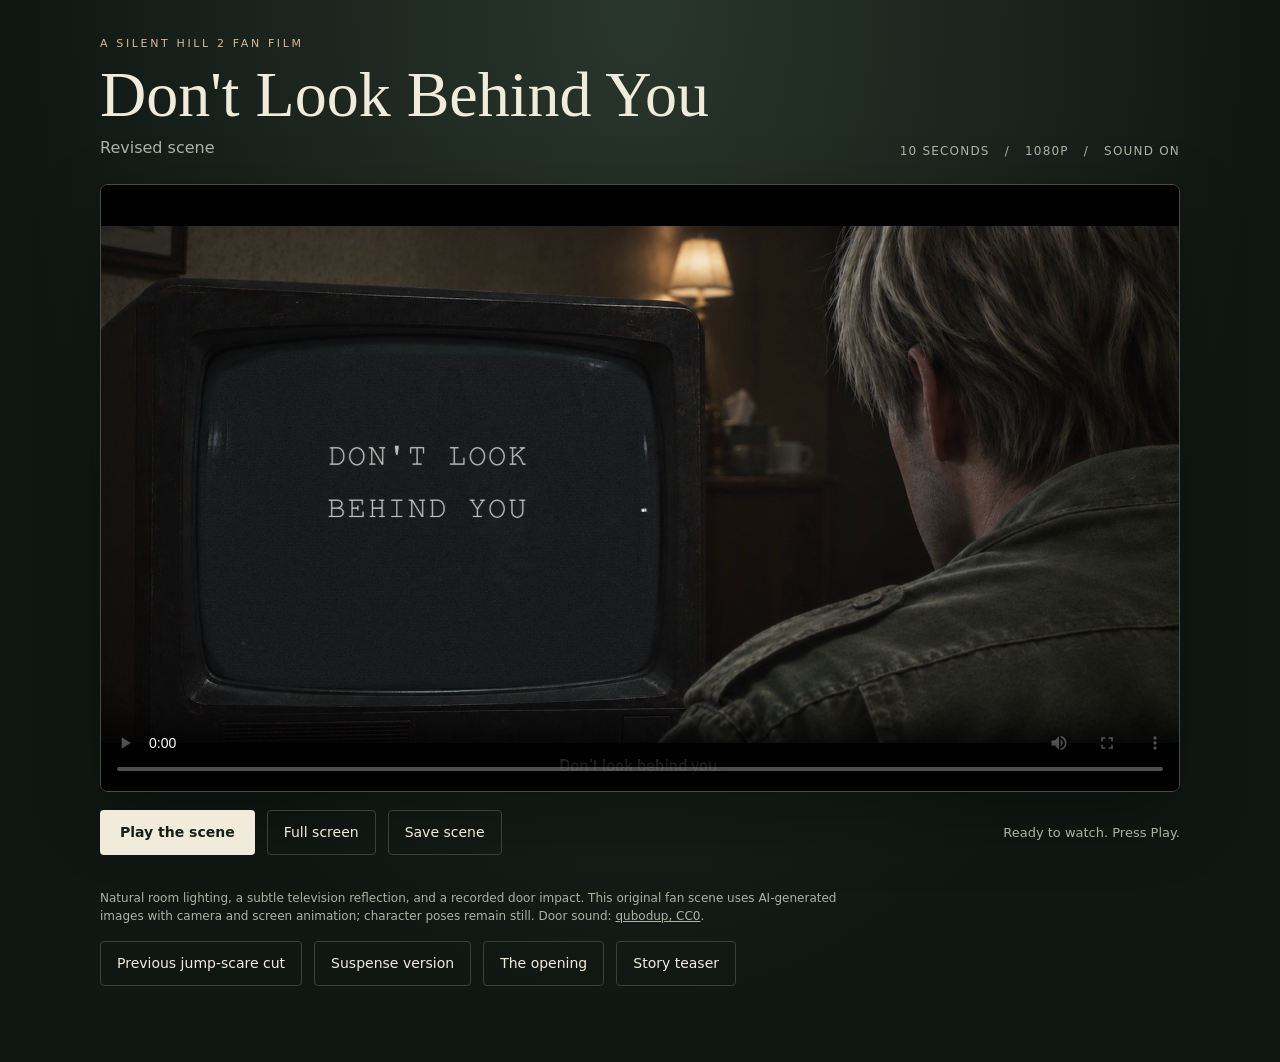
<file: natural-closeup.html>
<!doctype html>
<html lang="en">
<head>
<meta charset="utf-8">
<meta name="viewport" content="width=device-width, initial-scale=1">
<title>Room 312 | Revised Scene</title>
<style>
  :root{color-scheme:dark;--bg:#101713;--panel:#1a231d;--text:#f1ebdb;--muted:#abb3a5;--line:#344438;--accent:#d9b995}
  *{box-sizing:border-box}body{margin:0;background:radial-gradient(ellipse at 50% 0,#29362b 0,transparent 68%),var(--bg);color:var(--text);font:16px/1.5 system-ui,-apple-system,sans-serif}
  main{max-width:1140px;margin:auto;padding:36px 30px 60px}.eyebrow{font-size:11px;letter-spacing:.24em;color:var(--accent);margin:0 0 8px}
  header{display:flex;align-items:end;justify-content:space-between;gap:20px;margin-bottom:24px}h1{font:clamp(36px,6vw,64px)/1.05 Georgia,serif;font-weight:400;margin:0}.subtitle{color:var(--muted);margin:8px 0 0}header .spec{font-size:12px;white-space:nowrap;color:var(--muted);letter-spacing:.1em}
  .player{overflow:hidden;border:1px solid #405043;border-radius:8px;background:#050705;box-shadow:0 25px 70px #0005}video{display:block;width:100%;aspect-ratio:16/9;background:#050705}
  .actions{display:flex;align-items:center;gap:12px;flex-wrap:wrap;margin:18px 0 34px}button,.download{font:inherit;font-size:14px;border-radius:4px;cursor:pointer;text-decoration:none;transition:background .15s,color .15s}
  .primary{border:0;background:var(--text);color:#152017;padding:12px 20px;font-weight:650}.primary:hover{background:#fff9eb}.secondary,.download{padding:11px 16px;background:transparent;color:var(--text);border:1px solid var(--line)}.secondary:hover,.download:hover{background:var(--panel)}
  :focus-visible{outline:3px solid var(--accent);outline-offset:5px}.status{font-size:13px;color:var(--muted);margin-left:auto}.scene-heading{display:flex;justify-content:space-between;gap:16px;align-items:baseline;margin-bottom:13px}h2{font:24px Georgia,serif;font-weight:400;margin:0}.scene-heading p{font-size:13px;color:var(--muted);margin:0}
  .scenes{display:grid;grid-template-columns:repeat(3,minmax(0,1fr));gap:14px}.scene{padding:0;text-align:left;overflow:hidden;background:var(--panel);border:1px solid var(--line);color:var(--text)}.scene img{display:block;width:100%;aspect-ratio:16/9;object-fit:cover}.scene .label{display:flex;justify-content:space-between;align-items:center;gap:6px;padding:12px}.scene strong{font-size:14px;font-weight:500}.scene time{font-size:11px;color:var(--muted)}.scene:hover,.scene[aria-current="true"]{border-color:var(--accent);background:#29352b}
  .note{margin:26px 0 0;color:var(--muted);font-size:12px;max-width:740px}.error{color:#f3b8a0}.hidden{display:none}
  @media(max-width:650px){main{padding:24px 16px 40px}header{align-items:start;flex-direction:column;gap:10px}.scenes{grid-template-columns:repeat(2,minmax(0,1fr))}.scene-heading{display:block}.scene-heading p{margin-top:5px}.status{margin-left:0;width:100%}.actions{gap:9px;margin-bottom:28px}}
</style>
</head>
<body>
<main>
  <header>
    <div><p class="eyebrow">A SILENT HILL 2 FAN FILM</p><h1>Don't Look Behind You</h1><p class="subtitle">Revised scene</p></div>
    <span class="spec">10 SECONDS &nbsp; / &nbsp; 1080P &nbsp; / &nbsp; SOUND ON</span>
  </header>
  <div class="player"><video id="film" poster="assets/realistic-warning.png" controls playsinline preload="metadata" aria-label="Don't Look Behind You, a ten-second horror scene with natural lighting and sound"><source src="assets/dont-look-behind-realistic-10s.mp4" type="video/mp4">Your browser cannot play this video. Use the Save video button below.</video></div>
  <div class="actions">
    <button class="primary" id="play">Play the scene</button>
    <button class="secondary" id="fullscreen">Full screen</button>
    <a class="download" id="save" download="dont-look-behind-realistic-10s.mp4">Save scene</a>
    <span class="status" id="status" role="status" aria-live="polite">Ready to watch. Press Play.</span>
  </div>

  <p class="note">Natural room lighting, a subtle television reflection, and a recorded door impact. This original fan scene uses AI-generated images with camera and screen animation; character poses remain still. Door sound: <a href="https://freesound.org/people/qubodup/sounds/218890/" style="color:inherit">qubodup, CC0</a>.</p>
  <p style="display:flex;gap:12px;flex-wrap:wrap"><a class="download" href="stylized-jumpscare.html">Previous jump-scare cut</a><a class="download" href="dont-look-behind-suspense.html">Suspense version</a><a class="download" href="opening.html">The opening</a><a class="download" href="teaser.html">Story teaser</a></p>
</main>
<script>
const film=document.getElementById('film');
const play=document.getElementById('play');
const status=document.getElementById('status');
document.getElementById('save').href=film.querySelector('source').src;
async function start(){try{if(film.ended)film.currentTime=0;await film.play();}catch(error){status.textContent='Press the play control inside the video to start.';}}
play.addEventListener('click',()=>film.paused?start():film.pause());
film.addEventListener('play',()=>{play.textContent='Pause';status.textContent='Playing with sound.';});
film.addEventListener('pause',()=>{play.textContent=film.ended?'Replay scene':'Continue playing';status.textContent=film.ended?'The scene has ended. Replay any time.':'Paused. Press Play to continue.';});
film.addEventListener('ended',()=>{play.textContent='Replay scene';status.textContent='The scene has ended. Replay any time.';});
film.addEventListener('error',()=>{status.textContent='Use Save scene to open the film in your video player.';status.classList.add('error');});
document.getElementById('fullscreen').addEventListener('click',async()=>{try{if(film.requestFullscreen)await film.requestFullscreen();else if(film.webkitEnterFullscreen)film.webkitEnterFullscreen();}catch(error){status.textContent='Use the full-screen icon inside the video controls.';}});
</script>
</body>
</html>
</file>
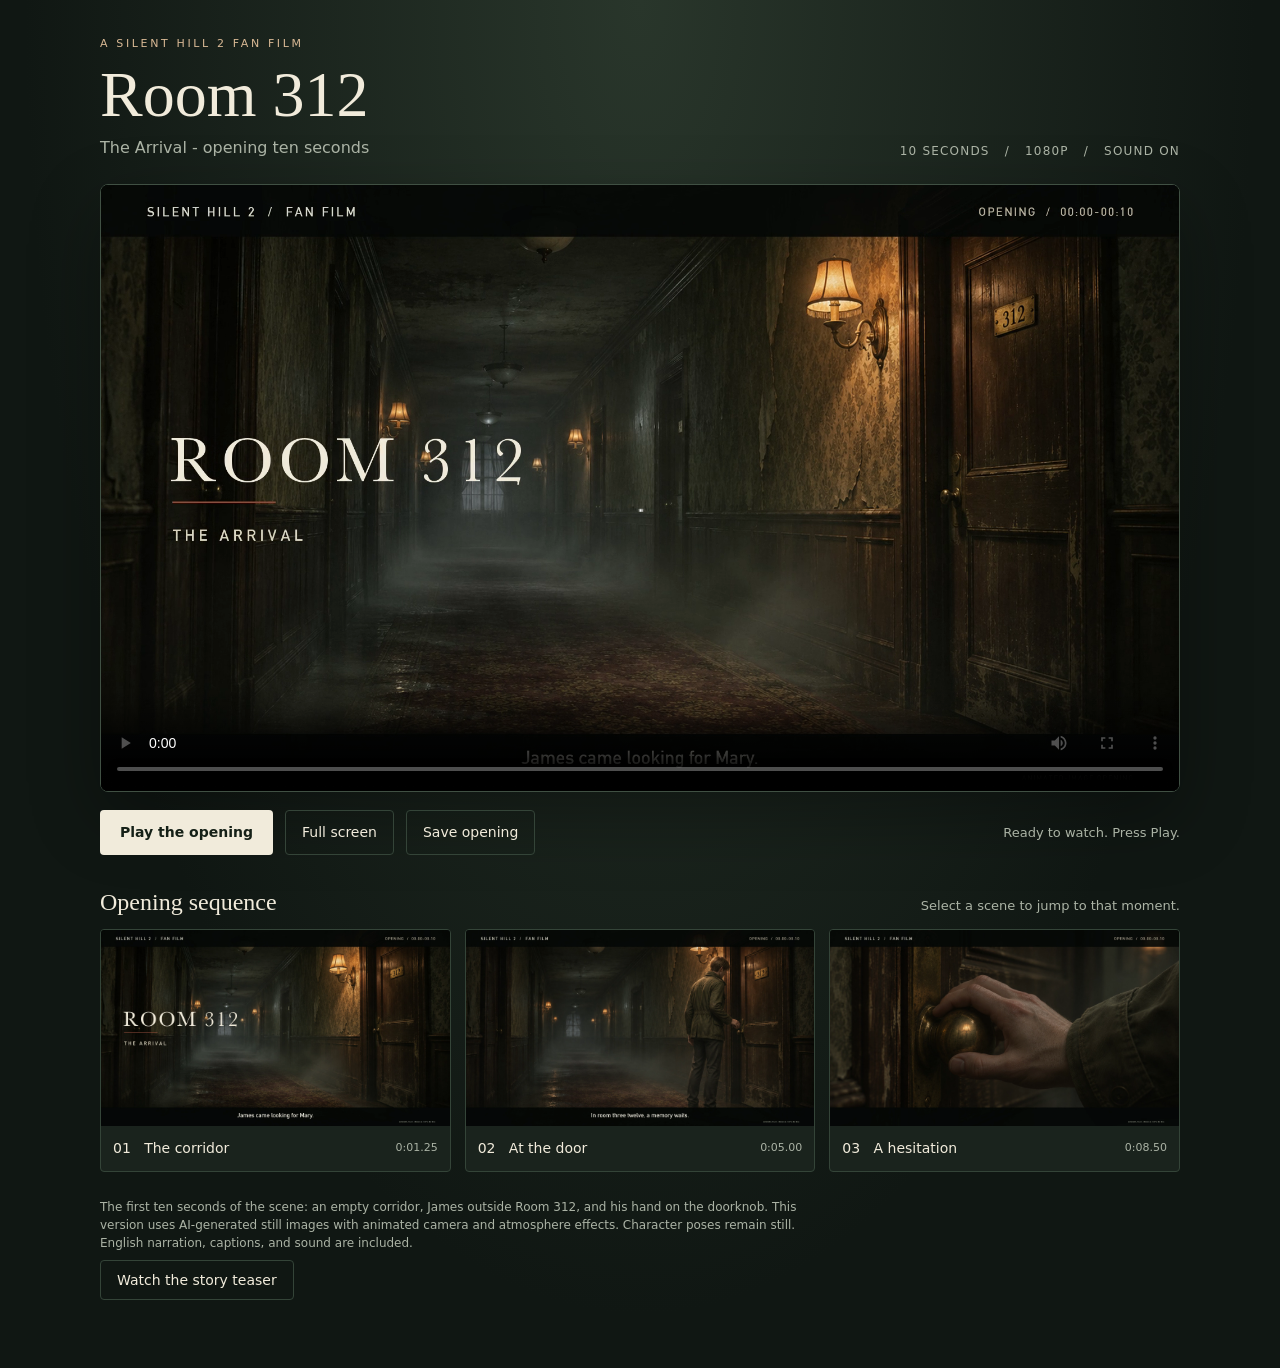
<file: opening.html>
<!doctype html>
<html lang="en">
<head>
<meta charset="utf-8">
<meta name="viewport" content="width=device-width, initial-scale=1">
<title>Room 312 | Opening ten seconds</title>
<style>
  :root{color-scheme:dark;--bg:#101713;--panel:#1a231d;--text:#f1ebdb;--muted:#abb3a5;--line:#344438;--accent:#d9b995}
  *{box-sizing:border-box}body{margin:0;background:radial-gradient(ellipse at 50% 0,#29362b 0,transparent 68%),var(--bg);color:var(--text);font:16px/1.5 system-ui,-apple-system,sans-serif}
  main{max-width:1140px;margin:auto;padding:36px 30px 60px}.eyebrow{font-size:11px;letter-spacing:.24em;color:var(--accent);margin:0 0 8px}
  header{display:flex;align-items:end;justify-content:space-between;gap:20px;margin-bottom:24px}h1{font:clamp(36px,6vw,64px)/1.05 Georgia,serif;font-weight:400;margin:0}.subtitle{color:var(--muted);margin:8px 0 0}header .spec{font-size:12px;white-space:nowrap;color:var(--muted);letter-spacing:.1em}
  .player{overflow:hidden;border:1px solid #405043;border-radius:8px;background:#050705;box-shadow:0 25px 70px #0005}video{display:block;width:100%;aspect-ratio:16/9;background:#050705}
  .actions{display:flex;align-items:center;gap:12px;flex-wrap:wrap;margin:18px 0 34px}button,.download{font:inherit;font-size:14px;border-radius:4px;cursor:pointer;text-decoration:none;transition:background .15s,color .15s}
  .primary{border:0;background:var(--text);color:#152017;padding:12px 20px;font-weight:650}.primary:hover{background:#fff9eb}.secondary,.download{padding:11px 16px;background:transparent;color:var(--text);border:1px solid var(--line)}.secondary:hover,.download:hover{background:var(--panel)}
  :focus-visible{outline:3px solid var(--accent);outline-offset:5px}.status{font-size:13px;color:var(--muted);margin-left:auto}.scene-heading{display:flex;justify-content:space-between;gap:16px;align-items:baseline;margin-bottom:13px}h2{font:24px Georgia,serif;font-weight:400;margin:0}.scene-heading p{font-size:13px;color:var(--muted);margin:0}
  .scenes{display:grid;grid-template-columns:repeat(3,minmax(0,1fr));gap:14px}.scene{padding:0;text-align:left;overflow:hidden;background:var(--panel);border:1px solid var(--line);color:var(--text)}.scene img{display:block;width:100%;aspect-ratio:16/9;object-fit:cover}.scene .label{display:flex;justify-content:space-between;align-items:center;gap:6px;padding:12px}.scene strong{font-size:14px;font-weight:500}.scene time{font-size:11px;color:var(--muted)}.scene:hover,.scene[aria-current="true"]{border-color:var(--accent);background:#29352b}
  .note{margin:26px 0 0;color:var(--muted);font-size:12px;max-width:740px}.error{color:#f3b8a0}.hidden{display:none}
  @media(max-width:650px){main{padding:24px 16px 40px}header{align-items:start;flex-direction:column;gap:10px}.scenes{grid-template-columns:repeat(2,minmax(0,1fr))}.scene-heading{display:block}.scene-heading p{margin-top:5px}.status{margin-left:0;width:100%}.actions{gap:9px;margin-bottom:28px}}
</style>
</head>
<body>
<main>
  <header>
    <div><p class="eyebrow">A SILENT HILL 2 FAN FILM</p><h1>Room 312</h1><p class="subtitle">The Arrival - opening ten seconds</p></div>
    <span class="spec">10 SECONDS &nbsp; / &nbsp; 1080P &nbsp; / &nbsp; SOUND ON</span>
  </header>
  <div class="player"><video id="film" controls playsinline preload="metadata" aria-label="Room 312, the opening ten seconds in animated-image format"><source src="assets/room-312-opening-10s.mp4" type="video/mp4">Your browser cannot play this video. Use the Save video button below.</video></div>
  <div class="actions">
    <button class="primary" id="play">Play the opening</button>
    <button class="secondary" id="fullscreen">Full screen</button>
    <a class="download" id="save" download="room-312-opening-10s.mp4">Save opening</a>
    <span class="status" id="status" role="status" aria-live="polite">Ready to watch. Press Play.</span>
  </div>
  <div class="scene-heading"><h2>Opening sequence</h2><p>Select a scene to jump to that moment.</p></div>
  <div class="scenes">
    <button class="scene" data-time="1.25" aria-label="Play the corridor at 1.25 seconds"><img src="assets/opening-scene-1.png" alt="The empty corridor outside Room 312"><span class="label"><strong>01 &nbsp; The corridor</strong><time>0:01.25</time></span></button>
    <button class="scene" data-time="5" aria-label="Play James at the door at 5 seconds"><img src="assets/opening-scene-2.png" alt="James standing outside Room 312"><span class="label"><strong>02 &nbsp; At the door</strong><time>0:05.00</time></span></button>
    <button class="scene" data-time="8.5" aria-label="Play the doorknob close-up at 8.5 seconds"><img src="assets/opening-scene-3.png" alt="James's hand resting on the brass doorknob"><span class="label"><strong>03 &nbsp; A hesitation</strong><time>0:08.50</time></span></button>
  </div>
  <p class="note">The first ten seconds of the scene: an empty corridor, James outside Room 312, and his hand on the doorknob. This version uses AI-generated still images with animated camera and atmosphere effects. Character poses remain still. English narration, captions, and sound are included.</p>
  <p><a class="download" href="teaser.html">Watch the story teaser</a></p>
</main>
<script>
  const film=document.getElementById('film');
  const play=document.getElementById('play');
  const status=document.getElementById('status');
  const scenes=[...document.querySelectorAll('.scene')];
  film.poster=scenes[0].querySelector('img').src;
  document.getElementById('save').href=film.querySelector('source').src;
  async function start(){
    try{if(film.ended)film.currentTime=0;await film.play();}
    catch(error){status.textContent='Press the play control inside the video to start.';}
  }
  play.addEventListener('click',()=>film.paused?start():film.pause());
  film.addEventListener('play',()=>{play.textContent='Pause';status.textContent='Playing with narration and sound.';});
  film.addEventListener('pause',()=>{play.textContent=film.ended?'Replay film':'Continue playing';status.textContent=film.ended?'The film has ended. Replay any time.':'Paused. Press Play to continue.';});
  film.addEventListener('ended',()=>{play.textContent='Replay film';status.textContent='The film has ended. Replay any time.';});
  film.addEventListener('error',()=>{status.textContent='Use Save video to open the film in your video player.';status.classList.add('error');});
  film.addEventListener('timeupdate',()=>{
    const bounds=[0,3,7,10.1];
    scenes.forEach((scene,i)=>scene.setAttribute('aria-current',String(film.currentTime>=bounds[i]&&film.currentTime<bounds[i+1])));
  });
  scenes.forEach(scene=>scene.addEventListener('click',async()=>{
    film.currentTime=Number(scene.dataset.time);await start();
    film.scrollIntoView({behavior:matchMedia('(prefers-reduced-motion: reduce)').matches?'auto':'smooth',block:'center'});
  }));
  document.getElementById('fullscreen').addEventListener('click',async()=>{
    try{if(film.requestFullscreen)await film.requestFullscreen();else if(film.webkitEnterFullscreen)film.webkitEnterFullscreen();}
    catch(error){status.textContent='Use the full-screen icon inside the video controls.';}
  });
</script>
</body>
</html>
</file>
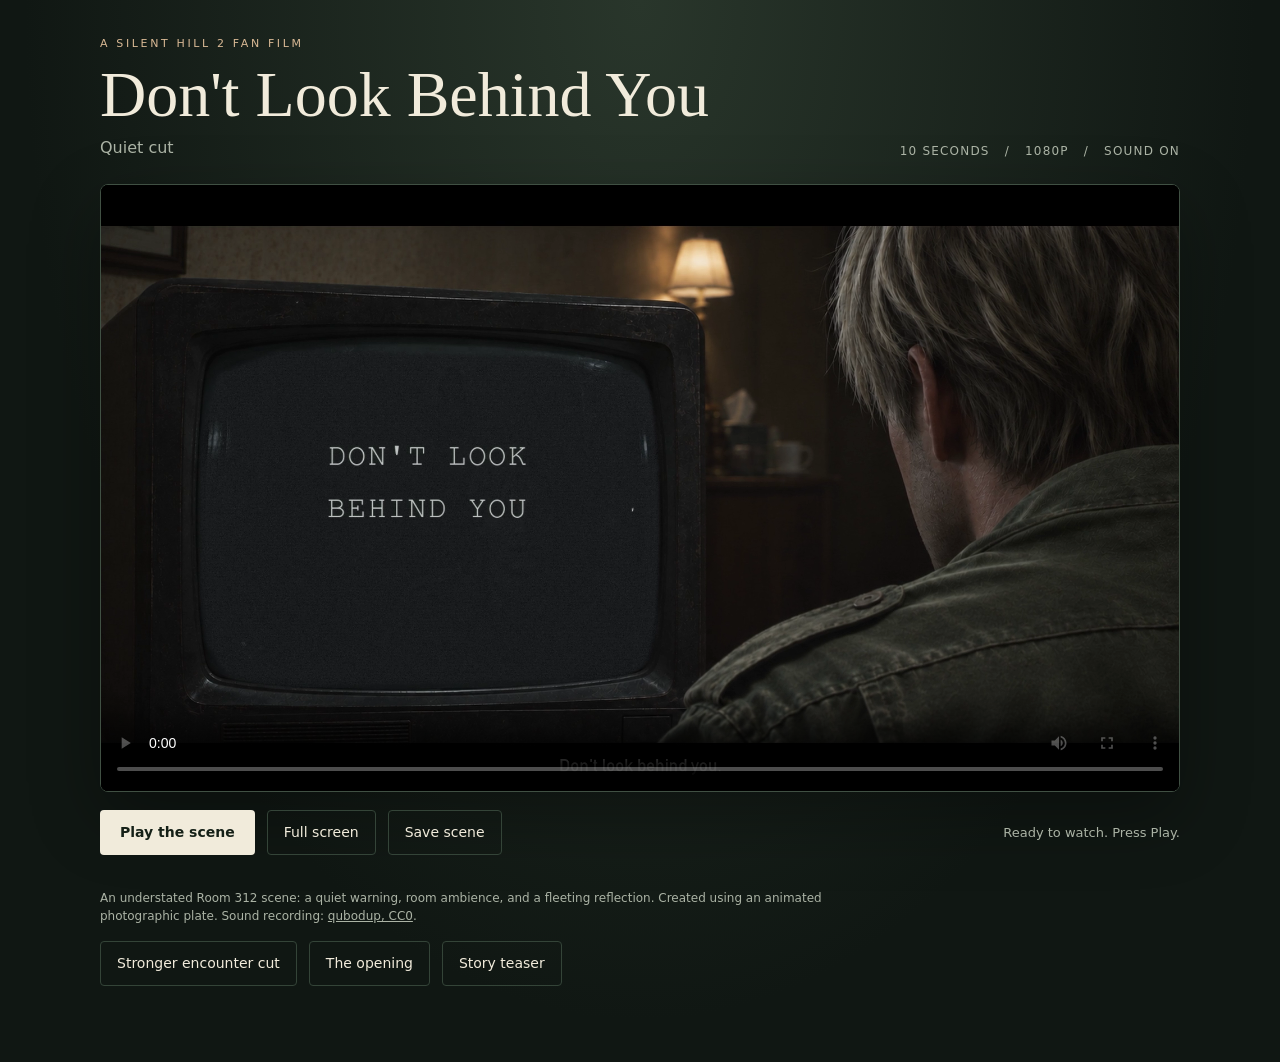
<file: quiet.html>
<!doctype html>
<html lang="en">
<head>
<meta charset="utf-8">
<meta name="viewport" content="width=device-width, initial-scale=1">
<title>Room 312 | Quiet Cut</title>
<style>
  :root{color-scheme:dark;--bg:#101713;--panel:#1a231d;--text:#f1ebdb;--muted:#abb3a5;--line:#344438;--accent:#d9b995}
  *{box-sizing:border-box}body{margin:0;background:radial-gradient(ellipse at 50% 0,#29362b 0,transparent 68%),var(--bg);color:var(--text);font:16px/1.5 system-ui,-apple-system,sans-serif}
  main{max-width:1140px;margin:auto;padding:36px 30px 60px}.eyebrow{font-size:11px;letter-spacing:.24em;color:var(--accent);margin:0 0 8px}
  header{display:flex;align-items:end;justify-content:space-between;gap:20px;margin-bottom:24px}h1{font:clamp(36px,6vw,64px)/1.05 Georgia,serif;font-weight:400;margin:0}.subtitle{color:var(--muted);margin:8px 0 0}header .spec{font-size:12px;white-space:nowrap;color:var(--muted);letter-spacing:.1em}
  .player{overflow:hidden;border:1px solid #405043;border-radius:8px;background:#050705;box-shadow:0 25px 70px #0005}video{display:block;width:100%;aspect-ratio:16/9;background:#050705}
  .actions{display:flex;align-items:center;gap:12px;flex-wrap:wrap;margin:18px 0 34px}button,.download{font:inherit;font-size:14px;border-radius:4px;cursor:pointer;text-decoration:none;transition:background .15s,color .15s}
  .primary{border:0;background:var(--text);color:#152017;padding:12px 20px;font-weight:650}.primary:hover{background:#fff9eb}.secondary,.download{padding:11px 16px;background:transparent;color:var(--text);border:1px solid var(--line)}.secondary:hover,.download:hover{background:var(--panel)}
  :focus-visible{outline:3px solid var(--accent);outline-offset:5px}.status{font-size:13px;color:var(--muted);margin-left:auto}.scene-heading{display:flex;justify-content:space-between;gap:16px;align-items:baseline;margin-bottom:13px}h2{font:24px Georgia,serif;font-weight:400;margin:0}.scene-heading p{font-size:13px;color:var(--muted);margin:0}
  .scenes{display:grid;grid-template-columns:repeat(3,minmax(0,1fr));gap:14px}.scene{padding:0;text-align:left;overflow:hidden;background:var(--panel);border:1px solid var(--line);color:var(--text)}.scene img{display:block;width:100%;aspect-ratio:16/9;object-fit:cover}.scene .label{display:flex;justify-content:space-between;align-items:center;gap:6px;padding:12px}.scene strong{font-size:14px;font-weight:500}.scene time{font-size:11px;color:var(--muted)}.scene:hover,.scene[aria-current="true"]{border-color:var(--accent);background:#29352b}
  .note{margin:26px 0 0;color:var(--muted);font-size:12px;max-width:740px}.error{color:#f3b8a0}.hidden{display:none}
  @media(max-width:650px){main{padding:24px 16px 40px}header{align-items:start;flex-direction:column;gap:10px}.scenes{grid-template-columns:repeat(2,minmax(0,1fr))}.scene-heading{display:block}.scene-heading p{margin-top:5px}.status{margin-left:0;width:100%}.actions{gap:9px;margin-bottom:28px}}
</style>
</head>
<body>
<main>
  <header>
    <div><p class="eyebrow">A SILENT HILL 2 FAN FILM</p><h1>Don't Look Behind You</h1><p class="subtitle">Quiet cut</p></div>
    <span class="spec">10 SECONDS &nbsp; / &nbsp; 1080P &nbsp; / &nbsp; SOUND ON</span>
  </header>
  <div class="player"><video id="film" poster="assets/realistic-warning.png" controls playsinline preload="metadata" aria-label="Don't Look Behind You, a ten-second quiet suspense scene"><source src="assets/dont-look-behind-quiet-10s.mp4" type="video/mp4">Your browser cannot play this video. Use the Save video button below.</video></div>
  <div class="actions">
    <button class="primary" id="play">Play the scene</button>
    <button class="secondary" id="fullscreen">Full screen</button>
    <a class="download" id="save" download="dont-look-behind-quiet-10s.mp4">Save scene</a>
    <span class="status" id="status" role="status" aria-live="polite">Ready to watch. Press Play.</span>
  </div>

  <p class="note">An understated Room 312 scene: a quiet warning, room ambience, and a fleeting reflection. Created using an animated photographic plate. Sound recording: <a href="https://freesound.org/people/qubodup/sounds/218890/" style="color:inherit">qubodup, CC0</a>.</p>
  <p style="display:flex;gap:12px;flex-wrap:wrap"><a class="download" href="encounter.html">Stronger encounter cut</a><a class="download" href="opening.html">The opening</a><a class="download" href="teaser.html">Story teaser</a></p>
</main>
<script>
const film=document.getElementById('film');
const play=document.getElementById('play');
const status=document.getElementById('status');
document.getElementById('save').href=film.querySelector('source').src;
async function start(){try{if(film.ended)film.currentTime=0;await film.play();}catch(error){status.textContent='Press the play control inside the video to start.';}}
play.addEventListener('click',()=>film.paused?start():film.pause());
film.addEventListener('play',()=>{play.textContent='Pause';status.textContent='Playing with sound.';});
film.addEventListener('pause',()=>{play.textContent=film.ended?'Replay scene':'Continue playing';status.textContent=film.ended?'The scene has ended. Replay any time.':'Paused. Press Play to continue.';});
film.addEventListener('ended',()=>{play.textContent='Replay scene';status.textContent='The scene has ended. Replay any time.';});
film.addEventListener('error',()=>{status.textContent='Use Save scene to open the film in your video player.';status.classList.add('error');});
document.getElementById('fullscreen').addEventListener('click',async()=>{try{if(film.requestFullscreen)await film.requestFullscreen();else if(film.webkitEnterFullscreen)film.webkitEnterFullscreen();}catch(error){status.textContent='Use the full-screen icon inside the video controls.';}});
</script>
</body>
</html>
</file>
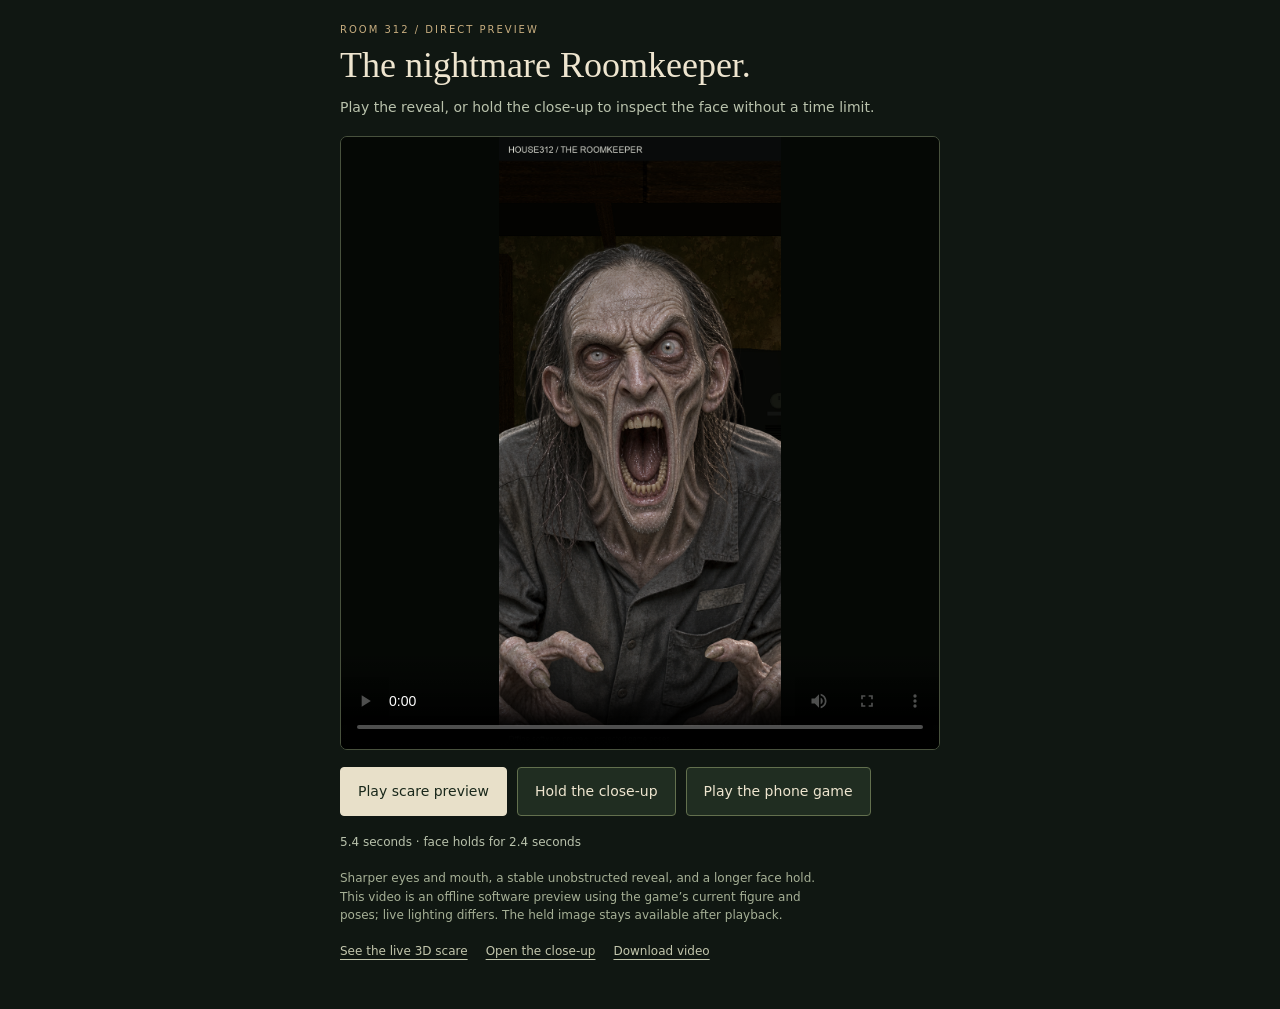
<file: scare-preview.html>
<!doctype html>
<html lang="en">
<head>
<meta charset="utf-8"><meta name="viewport" content="width=device-width,initial-scale=1,viewport-fit=cover"><meta name="theme-color" content="#101712">
<title>Room 312 — Jump Scare Preview</title>
<style>
:root{color-scheme:dark}*{box-sizing:border-box}body{margin:0;background:#101712;color:#eee5cf;font:14px/1.55 system-ui,-apple-system,sans-serif}main{max-width:640px;margin:auto;padding:max(22px,env(safe-area-inset-top)) 20px max(32px,env(safe-area-inset-bottom))}.eyebrow{font-size:10px;letter-spacing:.2em;color:#c7ad7f;margin:0 0 8px}h1{font:36px/1.1 Georgia,serif;font-weight:400;margin:0 0 12px}p{color:#b9c2ac;margin:0 0 17px}.player{display:flex;justify-content:center;background:#050805;border:1px solid #48513d;border-radius:7px;overflow:hidden}.player img{display:block;width:100%;height:auto;max-height:76dvh;object-fit:contain}[hidden]{display:none!important}video{display:block;max-height:68dvh;max-width:100%;width:100%;aspect-ratio:576/1248;object-fit:contain;background:#050805}.actions{display:flex;flex-wrap:wrap;gap:10px;margin:17px 0}button,a.button{font:inherit;font-size:14px;padding:13px 17px;border-radius:4px;min-height:48px;text-decoration:none;cursor:pointer;border:1px solid #63704e;background:#202d21;color:#eee5cf;display:inline-flex;align-items:center;justify-content:center}.primary{background:#e8e0c9;color:#1a281b;border-color:#e8e0c9}button:focus-visible,a:focus-visible{outline:2px solid #e6d39b;outline-offset:4px}.caption{font-size:12px;color:#a6b096;max-width:490px}.status{font-size:12px;min-height:18px}.links{display:flex;gap:18px;flex-wrap:wrap;font-size:12px}.links a{color:#c3c6ad;text-underline-offset:4px}@media(max-width:360px){.actions>*{width:100%}h1{font-size:31px}}
</style>
</head>
<body><main>
<p class="eyebrow">ROOM 312 / DIRECT PREVIEW</p><h1>The nightmare Roomkeeper.</h1>
<p>Play the reveal, or hold the close-up to inspect the face without a time limit.</p>
<div class="player"><video id="preview" controls playsinline preload="metadata" poster="assets/game/roomkeeper-closeup-v4.png" aria-label="The Roomkeeper, a clear photographic horror reveal with an extended face hold"><source src="assets/game/roomkeeper-scare-preview-v4.mp4" type="video/mp4">Use the download link below to watch this video.</video><img id="still" src="assets/game/roomkeeper-closeup-v4.png" width="720" height="1560" alt="Clear held close-up of the nightmare Roomkeeper" hidden></div>
<div class="actions"><button class="primary" id="play" type="button">Play scare preview</button><button id="hold" type="button">Hold the close-up</button><a class="button" href="phone.html?v=nightmare4">Play the phone game</a></div>
<p id="status" class="status" role="status" aria-live="polite">5.4 seconds · face holds for 2.4 seconds</p>
<p class="caption">Sharper eyes and mouth, a stable unobstructed reveal, and a longer face hold. This video is an offline software preview using the game’s current figure and poses; live lighting differs. The held image stays available after playback.</p>
<p class="links"><a href="phone.html?preview=1&v=nightmare4">See the live 3D scare</a><a href="assets/game/roomkeeper-closeup-v4.png">Open the close-up</a><a href="assets/game/roomkeeper-scare-preview-v4.mp4" download="room-312-scare-preview.mp4">Download video</a></p>
</main><script>
const film=document.getElementById('preview');const play=document.getElementById('play');const status=document.getElementById('status');
const still=document.getElementById('still');const hold=document.getElementById('hold');
function holdFace(){film.pause();film.hidden=true;still.hidden=false;status.textContent='Close-up held. Open the image below for full resolution.';}
hold.addEventListener('click',holdFace);
if(new URLSearchParams(location.search).has('hold'))holdFace();
play.addEventListener('click',async()=>{try{still.hidden=true;film.hidden=false;film.currentTime=0;await film.play();}catch{status.textContent='Tap the play control inside the video, or use Download video.';}});
film.addEventListener('play',()=>{play.textContent='Replay scare';status.textContent='Playing the Roomkeeper reveal.';});
film.addEventListener('ended',holdFace);
film.addEventListener('error',()=>{status.textContent='Open the close-up image, or use Download video.';});
</script></body></html>
</file>
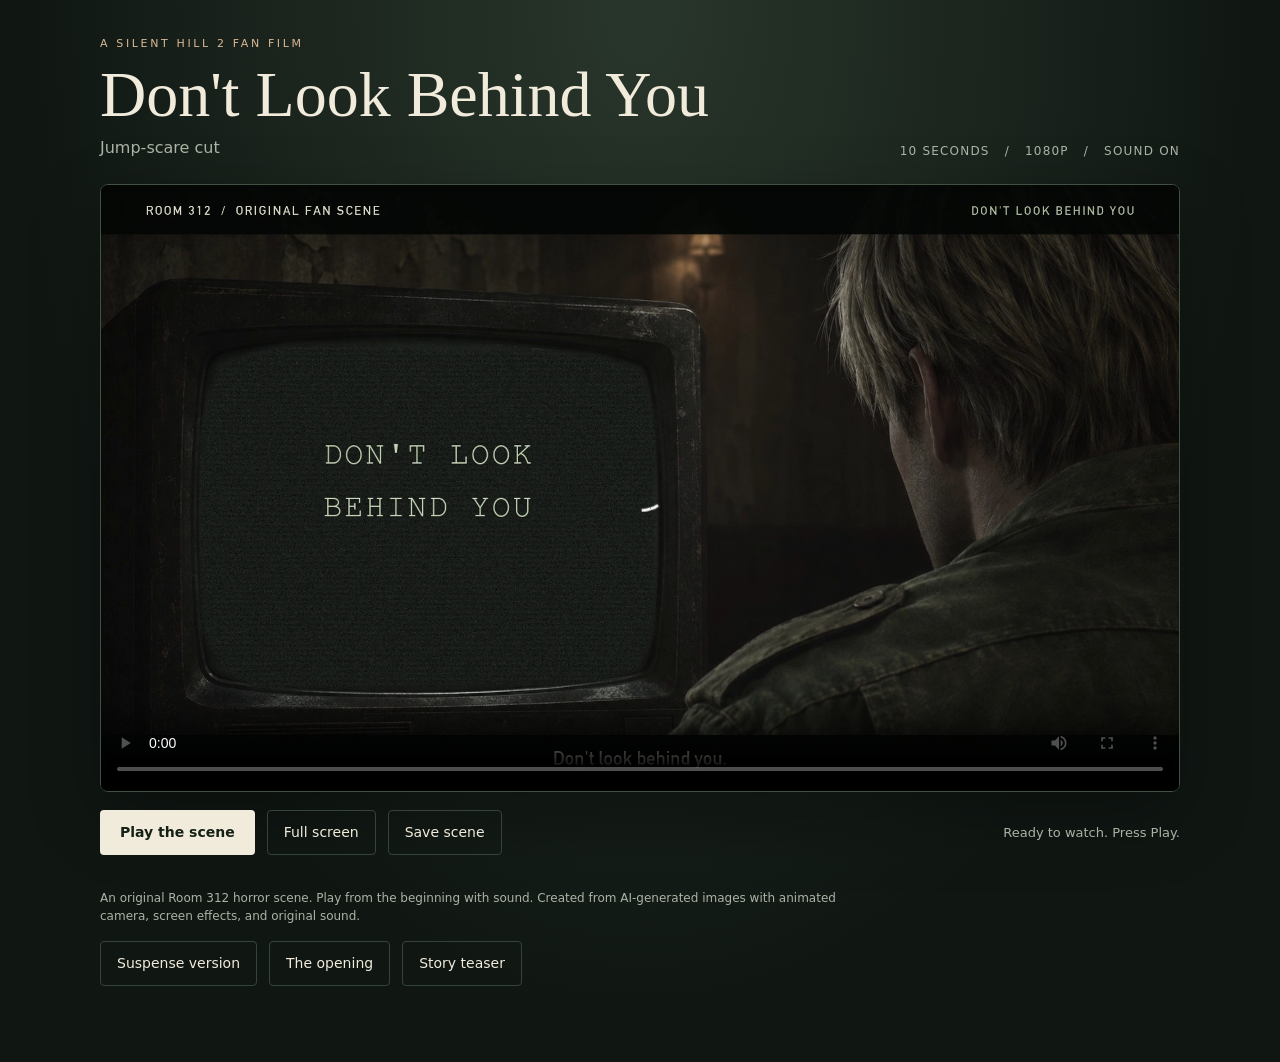
<file: stylized-jumpscare.html>
<!doctype html>
<html lang="en">
<head>
<meta charset="utf-8">
<meta name="viewport" content="width=device-width, initial-scale=1">
<title>Room 312 | Jump-Scare Cut</title>
<style>
  :root{color-scheme:dark;--bg:#101713;--panel:#1a231d;--text:#f1ebdb;--muted:#abb3a5;--line:#344438;--accent:#d9b995}
  *{box-sizing:border-box}body{margin:0;background:radial-gradient(ellipse at 50% 0,#29362b 0,transparent 68%),var(--bg);color:var(--text);font:16px/1.5 system-ui,-apple-system,sans-serif}
  main{max-width:1140px;margin:auto;padding:36px 30px 60px}.eyebrow{font-size:11px;letter-spacing:.24em;color:var(--accent);margin:0 0 8px}
  header{display:flex;align-items:end;justify-content:space-between;gap:20px;margin-bottom:24px}h1{font:clamp(36px,6vw,64px)/1.05 Georgia,serif;font-weight:400;margin:0}.subtitle{color:var(--muted);margin:8px 0 0}header .spec{font-size:12px;white-space:nowrap;color:var(--muted);letter-spacing:.1em}
  .player{overflow:hidden;border:1px solid #405043;border-radius:8px;background:#050705;box-shadow:0 25px 70px #0005}video{display:block;width:100%;aspect-ratio:16/9;background:#050705}
  .actions{display:flex;align-items:center;gap:12px;flex-wrap:wrap;margin:18px 0 34px}button,.download{font:inherit;font-size:14px;border-radius:4px;cursor:pointer;text-decoration:none;transition:background .15s,color .15s}
  .primary{border:0;background:var(--text);color:#152017;padding:12px 20px;font-weight:650}.primary:hover{background:#fff9eb}.secondary,.download{padding:11px 16px;background:transparent;color:var(--text);border:1px solid var(--line)}.secondary:hover,.download:hover{background:var(--panel)}
  :focus-visible{outline:3px solid var(--accent);outline-offset:5px}.status{font-size:13px;color:var(--muted);margin-left:auto}.scene-heading{display:flex;justify-content:space-between;gap:16px;align-items:baseline;margin-bottom:13px}h2{font:24px Georgia,serif;font-weight:400;margin:0}.scene-heading p{font-size:13px;color:var(--muted);margin:0}
  .scenes{display:grid;grid-template-columns:repeat(3,minmax(0,1fr));gap:14px}.scene{padding:0;text-align:left;overflow:hidden;background:var(--panel);border:1px solid var(--line);color:var(--text)}.scene img{display:block;width:100%;aspect-ratio:16/9;object-fit:cover}.scene .label{display:flex;justify-content:space-between;align-items:center;gap:6px;padding:12px}.scene strong{font-size:14px;font-weight:500}.scene time{font-size:11px;color:var(--muted)}.scene:hover,.scene[aria-current="true"]{border-color:var(--accent);background:#29352b}
  .note{margin:26px 0 0;color:var(--muted);font-size:12px;max-width:740px}.error{color:#f3b8a0}.hidden{display:none}
  @media(max-width:650px){main{padding:24px 16px 40px}header{align-items:start;flex-direction:column;gap:10px}.scenes{grid-template-columns:repeat(2,minmax(0,1fr))}.scene-heading{display:block}.scene-heading p{margin-top:5px}.status{margin-left:0;width:100%}.actions{gap:9px;margin-bottom:28px}}
</style>
</head>
<body>
<main>
  <header>
    <div><p class="eyebrow">A SILENT HILL 2 FAN FILM</p><h1>Don't Look Behind You</h1><p class="subtitle">Jump-scare cut</p></div>
    <span class="spec">10 SECONDS &nbsp; / &nbsp; 1080P &nbsp; / &nbsp; SOUND ON</span>
  </header>
  <div class="player"><video id="film" poster="assets/dontlook-scene-2.png" controls playsinline preload="metadata" aria-label="Don't Look Behind You, a ten-second jump-scare cut"><source src="assets/dont-look-behind-jumpscare-10s.mp4" type="video/mp4">Your browser cannot play this video. Use the Save video button below.</video></div>
  <div class="actions">
    <button class="primary" id="play">Play the scene</button>
    <button class="secondary" id="fullscreen">Full screen</button>
    <a class="download" id="save" download="dont-look-behind-jumpscare-10s.mp4">Save scene</a>
    <span class="status" id="status" role="status" aria-live="polite">Ready to watch. Press Play.</span>
  </div>

  <p class="note">An original Room 312 horror scene. Play from the beginning with sound. Created from AI-generated images with animated camera, screen effects, and original sound.</p>
  <p style="display:flex;gap:12px;flex-wrap:wrap"><a class="download" href="dont-look-behind-suspense.html">Suspense version</a><a class="download" href="opening.html">The opening</a><a class="download" href="teaser.html">Story teaser</a></p>
</main>
<script>
const film=document.getElementById('film');
const play=document.getElementById('play');
const status=document.getElementById('status');
document.getElementById('save').href=film.querySelector('source').src;
async function start(){try{if(film.ended)film.currentTime=0;await film.play();}catch(error){status.textContent='Press the play control inside the video to start.';}}
play.addEventListener('click',()=>film.paused?start():film.pause());
film.addEventListener('play',()=>{play.textContent='Pause';status.textContent='Playing with sound.';});
film.addEventListener('pause',()=>{play.textContent=film.ended?'Replay scene':'Continue playing';status.textContent=film.ended?'The scene has ended. Replay any time.':'Paused. Press Play to continue.';});
film.addEventListener('ended',()=>{play.textContent='Replay scene';status.textContent='The scene has ended. Replay any time.';});
film.addEventListener('error',()=>{status.textContent='Use Save scene to open the film in your video player.';status.classList.add('error');});
document.getElementById('fullscreen').addEventListener('click',async()=>{try{if(film.requestFullscreen)await film.requestFullscreen();else if(film.webkitEnterFullscreen)film.webkitEnterFullscreen();}catch(error){status.textContent='Use the full-screen icon inside the video controls.';}});
</script>
</body>
</html>
</file>
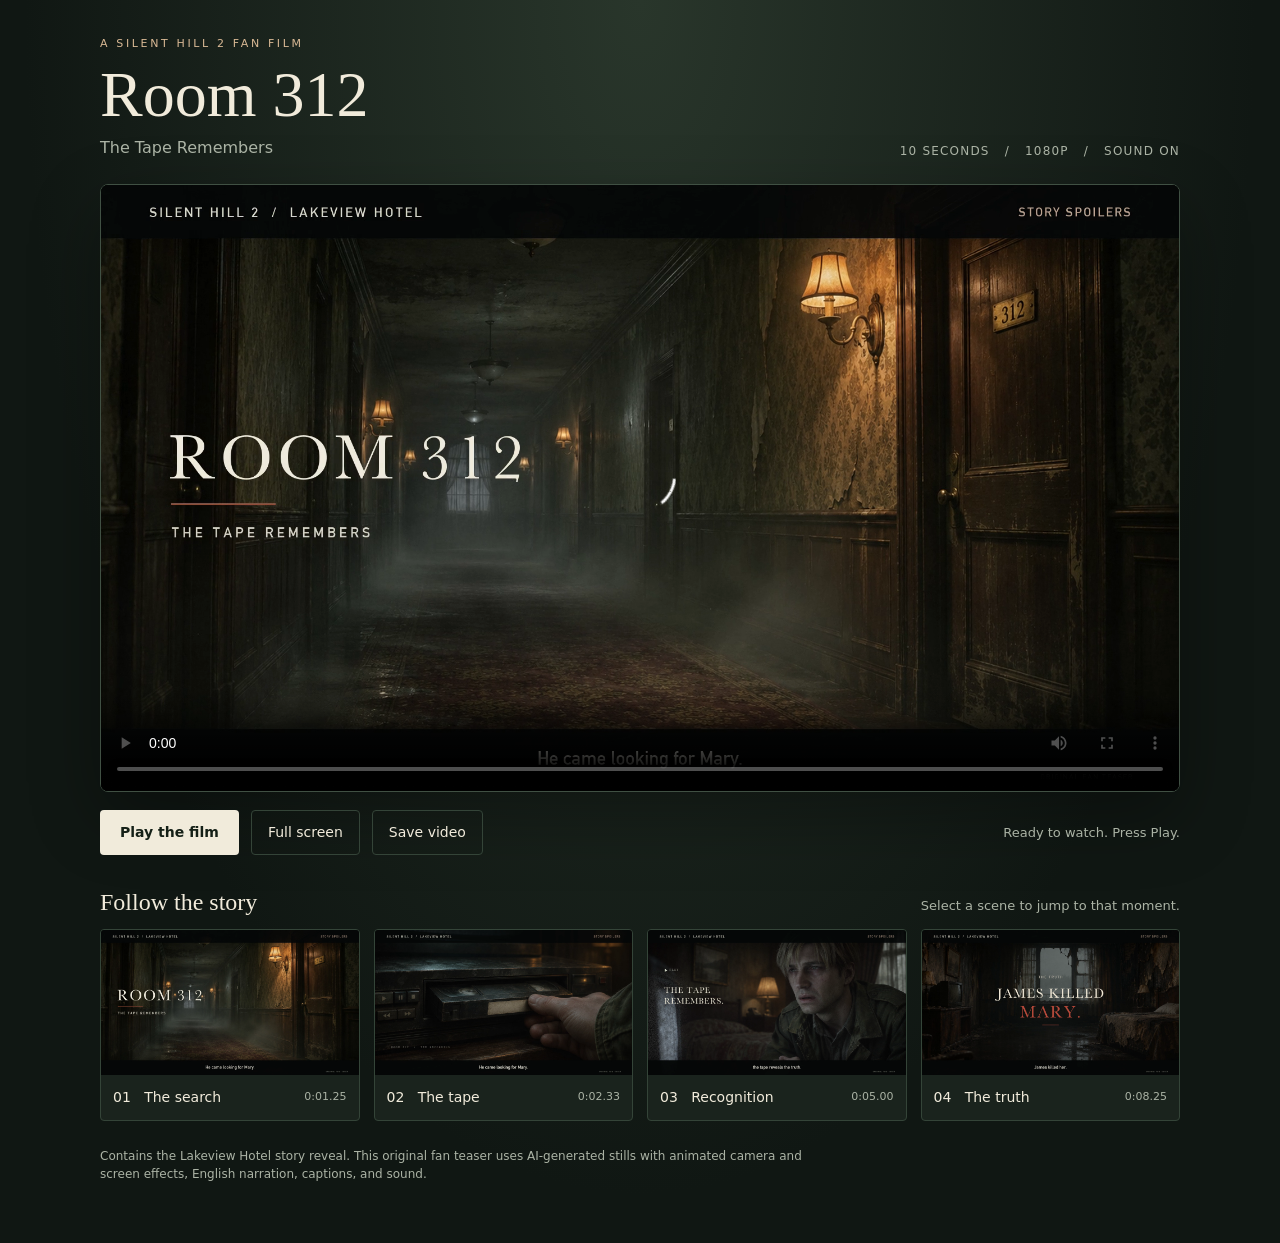
<file: teaser.html>
<!doctype html>
<html lang="en">
<head>
<meta charset="utf-8">
<meta name="viewport" content="width=device-width, initial-scale=1">
<title>Room 312 | Watch the film</title>
<style>
  :root{color-scheme:dark;--bg:#101713;--panel:#1a231d;--text:#f1ebdb;--muted:#abb3a5;--line:#344438;--accent:#d9b995}
  *{box-sizing:border-box}body{margin:0;background:radial-gradient(ellipse at 50% 0,#29362b 0,transparent 68%),var(--bg);color:var(--text);font:16px/1.5 system-ui,-apple-system,sans-serif}
  main{max-width:1140px;margin:auto;padding:36px 30px 60px}.eyebrow{font-size:11px;letter-spacing:.24em;color:var(--accent);margin:0 0 8px}
  header{display:flex;align-items:end;justify-content:space-between;gap:20px;margin-bottom:24px}h1{font:clamp(36px,6vw,64px)/1.05 Georgia,serif;font-weight:400;margin:0}.subtitle{color:var(--muted);margin:8px 0 0}header .spec{font-size:12px;white-space:nowrap;color:var(--muted);letter-spacing:.1em}
  .player{overflow:hidden;border:1px solid #405043;border-radius:8px;background:#050705;box-shadow:0 25px 70px #0005}video{display:block;width:100%;aspect-ratio:16/9;background:#050705}
  .actions{display:flex;align-items:center;gap:12px;flex-wrap:wrap;margin:18px 0 34px}button,.download{font:inherit;font-size:14px;border-radius:4px;cursor:pointer;text-decoration:none;transition:background .15s,color .15s}
  .primary{border:0;background:var(--text);color:#152017;padding:12px 20px;font-weight:650}.primary:hover{background:#fff9eb}.secondary,.download{padding:11px 16px;background:transparent;color:var(--text);border:1px solid var(--line)}.secondary:hover,.download:hover{background:var(--panel)}
  :focus-visible{outline:3px solid var(--accent);outline-offset:5px}.status{font-size:13px;color:var(--muted);margin-left:auto}.scene-heading{display:flex;justify-content:space-between;gap:16px;align-items:baseline;margin-bottom:13px}h2{font:24px Georgia,serif;font-weight:400;margin:0}.scene-heading p{font-size:13px;color:var(--muted);margin:0}
  .scenes{display:grid;grid-template-columns:repeat(4,minmax(0,1fr));gap:14px}.scene{padding:0;text-align:left;overflow:hidden;background:var(--panel);border:1px solid var(--line);color:var(--text)}.scene img{display:block;width:100%;aspect-ratio:16/9;object-fit:cover}.scene .label{display:flex;justify-content:space-between;align-items:center;gap:6px;padding:12px}.scene strong{font-size:14px;font-weight:500}.scene time{font-size:11px;color:var(--muted)}.scene:hover,.scene[aria-current="true"]{border-color:var(--accent);background:#29352b}
  .note{margin:26px 0 0;color:var(--muted);font-size:12px;max-width:740px}.error{color:#f3b8a0}.hidden{display:none}
  @media(max-width:650px){main{padding:24px 16px 40px}header{align-items:start;flex-direction:column;gap:10px}.scenes{grid-template-columns:repeat(2,minmax(0,1fr))}.scene-heading{display:block}.scene-heading p{margin-top:5px}.status{margin-left:0;width:100%}.actions{gap:9px;margin-bottom:28px}}
</style>
</head>
<body>
<main>
  <header>
    <div><p class="eyebrow">A SILENT HILL 2 FAN FILM</p><h1>Room 312</h1><p class="subtitle">The Tape Remembers</p></div>
    <span class="spec">10 SECONDS &nbsp; / &nbsp; 1080P &nbsp; / &nbsp; SOUND ON</span>
  </header>
  <div class="player"><video id="film" controls playsinline preload="metadata" aria-label="Room 312, a ten-second animated fan film"><source src="assets/room-312.mp4" type="video/mp4">Your browser cannot play this video. Use the Save video button below.</video></div>
  <div class="actions">
    <button class="primary" id="play">Play the film</button>
    <button class="secondary" id="fullscreen">Full screen</button>
    <a class="download" id="save" download="room-312-final-10s.mp4">Save video</a>
    <span class="status" id="status" role="status" aria-live="polite">Ready to watch. Press Play.</span>
  </div>
  <div class="scene-heading"><h2>Follow the story</h2><p>Select a scene to jump to that moment.</p></div>
  <div class="scenes">
    <button class="scene" data-time="1.25" aria-label="Play scene 1: The search, at 1.25 seconds"><img src="assets/scene-1.png" alt="The corridor outside Room 312"><span class="label"><strong>01 &nbsp; The search</strong><time>0:01.25</time></span></button>
    <button class="scene" data-time="2.333" aria-label="Play scene 2: The tape, at 2.33 seconds"><img src="assets/scene-2.png" alt="A VHS cassette being placed in the recorder"><span class="label"><strong>02 &nbsp; The tape</strong><time>0:02.33</time></span></button>
    <button class="scene" data-time="5" aria-label="Play scene 3: Recognition, at 5 seconds"><img src="assets/scene-3.png" alt="James watches the recording"><span class="label"><strong>03 &nbsp; Recognition</strong><time>0:05.00</time></span></button>
    <button class="scene" data-time="8.25" aria-label="Play scene 4: The truth, at 8.25 seconds"><img src="assets/scene-4.png" alt="The final reveal over the ruined hotel room"><span class="label"><strong>04 &nbsp; The truth</strong><time>0:08.25</time></span></button>
  </div>
  <p class="note">Contains the Lakeview Hotel story reveal. This original fan teaser uses AI-generated stills with animated camera and screen effects, English narration, captions, and sound.</p>
</main>
<script>
  const film=document.getElementById('film');
  const play=document.getElementById('play');
  const status=document.getElementById('status');
  const scenes=[...document.querySelectorAll('.scene')];
  film.poster=scenes[0].querySelector('img').src;
  document.getElementById('save').href=film.querySelector('source').src;
  async function start(){
    try{if(film.ended)film.currentTime=0;await film.play();}
    catch(error){status.textContent='Press the play control inside the video to start.';}
  }
  play.addEventListener('click',()=>film.paused?start():film.pause());
  film.addEventListener('play',()=>{play.textContent='Pause';status.textContent='Playing with narration and sound.';});
  film.addEventListener('pause',()=>{play.textContent=film.ended?'Replay film':'Continue playing';status.textContent=film.ended?'The film has ended. Replay any time.':'Paused. Press Play to continue.';});
  film.addEventListener('ended',()=>{play.textContent='Replay film';status.textContent='The film has ended. Replay any time.';});
  film.addEventListener('error',()=>{status.textContent='Use Save video to open the film in your video player.';status.classList.add('error');});
  film.addEventListener('timeupdate',()=>{
    const bounds=[0,2,2.75,7,10.1];
    scenes.forEach((scene,i)=>scene.setAttribute('aria-current',String(film.currentTime>=bounds[i]&&film.currentTime<bounds[i+1])));
  });
  scenes.forEach(scene=>scene.addEventListener('click',async()=>{
    film.currentTime=Number(scene.dataset.time);await start();
    film.scrollIntoView({behavior:matchMedia('(prefers-reduced-motion: reduce)').matches?'auto':'smooth',block:'center'});
  }));
  document.getElementById('fullscreen').addEventListener('click',async()=>{
    try{if(film.requestFullscreen)await film.requestFullscreen();else if(film.webkitEnterFullscreen)film.webkitEnterFullscreen();}
    catch(error){status.textContent='Use the full-screen icon inside the video controls.';}
  });
</script>
</body>
</html>
</file>
<file: assets/game/game.css>
:root{color-scheme:dark;--paper:#eee5ce;--muted:#b5b5a3;--accent:#c6aa78;--line:#72745a5c;--panel:#121b16}
*{box-sizing:border-box}html,body{margin:0;width:100%;height:100%;overflow:hidden;background:#101512;color:var(--paper);font:14px/1.5 system-ui,-apple-system,sans-serif}
[hidden]{display:none!important}button,a{font:inherit}button{cursor:pointer}a{color:inherit}button:disabled{cursor:wait;opacity:.55}:focus-visible{outline:2px solid #e7d2a8;outline-offset:5px}
#gameCanvas{position:fixed;inset:0;display:block;width:100%;height:100%;touch-action:none}
.vignette{position:fixed;inset:0;pointer-events:none;background:radial-gradient(ellipse at 50% 47%,transparent 28%,#0006 80%,#0009);z-index:1}
.hud{position:fixed;z-index:3;left:30px;right:30px;top:25px;display:flex;justify-content:space-between;gap:20px;align-items:start;pointer-events:none}
.room-label{font-size:11px;letter-spacing:.27em;color:var(--accent);margin:0 0 5px}.objective{margin:0;max-width:420px;font-size:13px;color:#c9cbb9;text-shadow:0 2px 9px #000}
.hud-right{display:flex;gap:9px;flex-wrap:wrap;justify-content:end;pointer-events:auto}
.small-button{border:1px solid var(--line);border-radius:4px;padding:8px 11px;color:var(--paper);background:#111b16d4;font-size:12px}.small-button:hover{background:#2a342a}
.reticle{position:fixed;z-index:3;left:50%;top:50%;width:5px;height:5px;transform:translate(-50%,-50%);border:1px solid #e1dfc4b0;border-radius:50%;pointer-events:none;transition:width .12s,height .12s}.reticle.active{width:13px;height:13px;border-color:var(--accent);box-shadow:0 0 18px #e2c68366}
.interact{position:fixed;z-index:4;left:50%;top:calc(50% + 28px);transform:translateX(-50%);display:flex;gap:10px;align-items:center;padding:9px 14px;border:1px solid #a99a79a1;border-radius:4px;background:#141c16e0;color:var(--paper);white-space:nowrap;box-shadow:0 6px 24px #0005}
kbd{font:11px system-ui,sans-serif;border:1px solid #b0ad906e;border-radius:3px;padding:3px 6px;background:#1e271f;color:#ddd7c3}
.toast{position:fixed;z-index:3;bottom:80px;left:50%;transform:translateX(-50%);max-width:min(90vw,620px);text-align:center;color:#e3ddc9;background:#101813d9;border:1px solid var(--line);padding:12px 20px;border-radius:4px;font-size:13px;pointer-events:none}
.controls{position:fixed;bottom:24px;left:30px;right:30px;z-index:3;display:flex;gap:22px;align-items:center;color:#b6bca8;font-size:11px;letter-spacing:.03em;pointer-events:none}.controls span{display:flex;gap:7px;align-items:center}.controls .hint{margin-left:auto;color:#9aab93}
.overlay{position:fixed;inset:0;z-index:10;display:flex;align-items:center;padding:90px max(7vw,28px) 45px;background:linear-gradient(90deg,#101712f5 0%,#101712dd 34%,#1017126b 68%,#10171210);overflow:auto}
.panel{max-width:520px;width:100%;padding:20px 0}.eyebrow{font-size:10px;letter-spacing:.28em;color:var(--accent);margin:0 0 22px}.panel h1,.panel h2{font:clamp(42px,5.8vw,82px)/1.02 Georgia,'Times New Roman',serif;font-weight:400;letter-spacing:-.035em;margin:0 0 24px;text-wrap:balance}.panel h2{font-size:clamp(37px,5vw,65px)}
.panel p{max-width:395px;color:#b8bfac;margin:0 0 24px;font-size:15px;line-height:1.75}.panel .lede{color:#d9d9c6;font-size:18px;line-height:1.6;max-width:350px}.primary,.secondary{display:inline-flex;align-items:center;justify-content:center;padding:13px 22px;border-radius:3px;text-decoration:none;font-size:14px;font-weight:550;transition:background .15s}.primary{color:#1b2218;background:#e9e1cd;border:1px solid #e9e1cd}.primary:hover{background:#fff4da}.secondary{background:#18221ae0;color:var(--paper);border:1px solid var(--line)}.secondary:hover{background:#303b2e}.panel-actions{display:flex;flex-wrap:wrap;gap:10px;margin:30px 0 22px}
.panel .guide{font-size:12px;line-height:2;color:#a7b49d;max-width:460px}.guide kbd{margin-right:3px}.panel .fine{font-size:11px;letter-spacing:.02em;margin-top:27px;margin-bottom:0;color:#889781}.fine a{text-underline-offset:4px;margin-right:14px}.panel .paper-note{background:#b7ac88;color:#292b20;padding:30px;font-family:monospace;border-radius:2px;box-shadow:0 5px 30px #0008;line-height:2.2;max-width:380px}.panel .paper-note strong{display:block;letter-spacing:.2em;margin-bottom:20px}
.blackout{position:fixed;inset:0;z-index:5;background:#000;opacity:0;pointer-events:none}.touch-controls{display:none;position:fixed;z-index:4;left:24px;bottom:30px;grid-template-columns:repeat(3,48px);grid-template-rows:repeat(2,44px);gap:5px;user-select:none;-webkit-user-select:none}.touch-controls button{color:#dad9c4;background:#17241b9c;border:1px solid #a4aa8760;border-radius:6px;touch-action:none;font-size:19px}.touch-controls button:active{background:#747b4ba3}.touch-controls .up{grid-column:2}.touch-controls .left{grid-column:1;grid-row:2}.touch-controls .down{grid-column:2;grid-row:2}.touch-controls .right{grid-column:3;grid-row:2}.touch-look{display:none}
@media(pointer:coarse){.touch-controls{display:grid}.controls{display:none}.touch-look{display:block;position:fixed;right:25px;bottom:45px;z-index:2;pointer-events:none;color:#b4bca0;font-size:11px;letter-spacing:.1em}.interact{top:auto;bottom:150px;left:auto;right:24px;transform:none;padding:15px 18px}.interact kbd{display:none}.toast{bottom:165px}}
@media(max-width:700px){.hud{left:16px;right:16px;top:16px;gap:10px}.hud-left{max-width:47%}.room-label{font-size:9px;letter-spacing:.18em}.objective{font-size:11px}.hud-right{max-width:50%;gap:6px}.small-button{font-size:10px;padding:6px 9px}#fullScreen{display:none}.overlay{padding:115px 25px 35px;background:linear-gradient(90deg,#101712f7,#101712b8)}.panel{max-width:470px}.panel h1{font-size:55px;max-width:380px}.panel .lede{font-size:16px}.panel p{font-size:13px}.panel .guide{font-size:11px}.eyebrow{margin-bottom:18px}.panel-actions{margin-top:24px}.controls{left:16px;right:16px;gap:12px;font-size:10px}.controls .hint{display:none}.primary,.secondary{padding:12px 17px}.touch-controls{left:16px;bottom:22px}.touch-look{right:19px;bottom:41px}}
@media(max-height:600px){.overlay{padding-top:68px;padding-bottom:20px}.panel h1,.panel h2{font-size:43px;margin-bottom:16px}.panel p{margin-bottom:14px}.eyebrow{margin-bottom:12px}.panel-actions{margin:18px 0 14px}.panel .fine{margin-top:15px}.panel .guide{line-height:1.7}}
@media(prefers-reduced-motion:reduce){*{transition:none!important}}

/* The primary layout is a touch game; keyboard controls remain available. */
html,body{height:100dvh;overscroll-behavior:none}
#gameCanvas{height:100dvh;-webkit-user-select:none;user-select:none}
.hud{top:max(12px,env(safe-area-inset-top));left:max(14px,env(safe-area-inset-left));right:max(14px,env(safe-area-inset-right));gap:12px}
.hud-left{max-width:44%}.hud-right{max-width:54%;gap:6px}.room-label{font-size:10px;letter-spacing:.2em}.objective{font-size:11px;line-height:1.5}
.small-button{min-height:44px;padding:9px 11px;font-size:11px;touch-action:manipulation}
#fullScreen{display:none}.controls{display:none}
.overlay{align-items:flex-start;padding:max(96px,calc(env(safe-area-inset-top) + 65px)) 25px max(26px,env(safe-area-inset-bottom));background:linear-gradient(90deg,#101712f4,#101712bf 65%,#10171255)}
.panel{max-width:490px}.panel h1{font-size:clamp(42px,12vw,70px)}.panel h2{font-size:clamp(38px,10vw,61px)}.panel p{font-size:14px}.panel .lede{font-size:17px}.panel-actions{gap:11px}.primary,.secondary{min-height:48px;touch-action:manipulation}.panel .fine{display:flex;flex-wrap:wrap;gap:10px 16px}.fine a{margin:0}
.mobile-controls{position:fixed;inset:0;z-index:4;pointer-events:none}
.move-stick{position:absolute;left:max(19px,env(safe-area-inset-left));bottom:calc(25px + env(safe-area-inset-bottom));width:132px;height:132px;border:1px solid #c3c8a55c;border-radius:50%;background:radial-gradient(circle,#213129a3,#101d17a0);touch-action:none;pointer-events:auto;-webkit-user-select:none;user-select:none;box-shadow:0 5px 30px #0004}
.move-stick>span{pointer-events:none}
.stick-ring{position:absolute;inset:15px;border:1px solid #b5bca225;border-radius:50%}.stick-thumb{position:absolute;top:50%;left:50%;width:51px;height:51px;transform:translate(-50%,-50%);border-radius:50%;background:radial-gradient(circle at 35% 30%,#98a18d,#465b47 85%);border:1px solid #c9ceac87;box-shadow:0 4px 14px #0007}
.stick-label{position:absolute;left:0;right:0;bottom:9px;text-align:center;font-size:8px;letter-spacing:.18em;color:#c0c9ab;pointer-events:none}
.look-hint{position:absolute;right:max(23px,env(safe-area-inset-right));bottom:calc(163px + env(safe-area-inset-bottom));text-align:center;font-size:9px;line-height:1.8;letter-spacing:.1em;color:#b7c3a7;text-shadow:0 2px 7px #000}
.decision-status{position:fixed;left:50%;bottom:calc(8px + env(safe-area-inset-bottom));transform:translateX(-50%);z-index:3;margin:0;padding:4px 10px;white-space:nowrap;color:#c2c6b1;font-size:10px;letter-spacing:.03em;text-shadow:0 2px 7px #000;pointer-events:none}
.decision-status:empty{display:none}.interact{top:auto;left:auto;right:max(22px,env(safe-area-inset-right));bottom:calc(43px + env(safe-area-inset-bottom));transform:none;min-height:50px;max-width:175px;white-space:normal;padding:12px 15px;text-align:center;font-size:13px}.interact kbd{display:none}
.toast{bottom:calc(245px + env(safe-area-inset-bottom));font-size:12px;padding:10px 14px;width:max-content;max-width:88vw}
@media(min-width:950px){.overlay{padding-left:7vw}.move-stick{opacity:.75}.hud-right{max-width:330px}.hud-left{max-width:450px}.look-hint{font-size:11px}.panel .guide{font-size:12px}}
@media(max-width:360px){.small-button{font-size:10px;padding:8px}.move-stick{width:116px;height:116px;left:14px}.look-hint{bottom:calc(140px + env(safe-area-inset-bottom));font-size:8px}.panel h1{font-size:43px}.panel-actions{flex-direction:column}.panel-actions>*{width:100%}}
@media(max-height:560px){.move-stick{width:104px;height:104px;bottom:calc(17px + env(safe-area-inset-bottom))}.look-hint{bottom:calc(120px + env(safe-area-inset-bottom))}.overlay{align-items:flex-start;padding-top:70px}.panel h1,.panel h2{font-size:37px}.panel .lede{display:none}.panel p{font-size:12px}.panel .guide{font-size:10px}.panel-actions{margin:16px 0}.toast{bottom:calc(177px + env(safe-area-inset-bottom))}}

/* Tap-to-walk controls and slow, event-driven edge darkening. */
.stop-moving{position:absolute;left:50%;bottom:calc(48px + env(safe-area-inset-bottom));transform:translateX(-50%);min-height:48px;padding:12px 22px;border:1px solid #b4b69880;border-radius:30px;background:#101a13e8;color:#eee5ce;pointer-events:auto;touch-action:manipulation;box-shadow:0 4px 24px #0008}
.look-hint{left:0;right:0;bottom:calc(111px + env(safe-area-inset-bottom));font-size:9px;line-height:1.7;opacity:.7;pointer-events:none}
.haunt-veil{position:fixed;inset:0;z-index:2;pointer-events:none;opacity:0;background:radial-gradient(ellipse at 50% 44%,transparent 24%,#050900 65%,#000 100%);transition:opacity .24s ease}
@media(prefers-reduced-motion:reduce){.haunt-veil{display:none}}

/* Keep the face unobstructed during the actual reveal; Pause remains available. */
body[data-phase="lunge"] .vignette,body[data-phase="scareHold"] .vignette{opacity:0}
body[data-phase="lunge"] .reticle,body[data-phase="scareHold"] .reticle,
body[data-phase="lunge"] .toast,body[data-phase="scareHold"] .toast,
body[data-phase="lunge"] .decision-status,body[data-phase="scareHold"] .decision-status,
body[data-phase="lunge"] .hud-left,body[data-phase="scareHold"] .hud-left,
body[data-phase="lunge"] .hud-right>:not(#pause),body[data-phase="scareHold"] .hud-right>:not(#pause){visibility:hidden}

/* A compact physical receiver leaves the floor clear for tap navigation. */
.field-receiver{position:fixed;z-index:5;top:110px;left:max(14px,env(safe-area-inset-left));width:260px;max-width:calc(100vw - 28px);padding:13px;border:1px solid #5b5a4e;border-radius:7px;background:linear-gradient(135deg,#30312b,#171c18 44%,#101612);box-shadow:0 12px 30px #0008,inset 0 1px 0 #aaa38d25;color:#d1d1b9;font-family:"Courier New",monospace;pointer-events:auto}
.receiver-top{display:flex;align-items:center;gap:11px;margin-bottom:10px;color:#a9ac96;font-size:8px;letter-spacing:.1em}.receiver-top>span:first-child{font-size:11px;color:#c7c3a9}.receiver-top button{margin-left:auto;border:0;background:transparent;color:#c0c2ae;font:20px/1 system-ui;padding:0 3px;min-width:28px;min-height:28px}
.receiver-display{border:1px solid #5260506b;border-radius:2px;padding:12px;background:linear-gradient(#15261f,#0a1711);box-shadow:inset 0 3px 12px #0008}.receiver-channel{font-size:8px;color:#849984;letter-spacing:.09em}.receiver-reading{display:flex;align-items:end;justify-content:space-between;margin-top:10px}.receiver-reading>span{font-size:21px;line-height:1;color:#b7c5a1}.receiver-bars{display:flex;gap:4px;align-items:end;height:24px}.receiver-bars i{display:block;width:12px;height:8px;background:#334334}.receiver-bars i:nth-child(2){height:12px}.receiver-bars i:nth-child(3){height:16px}.receiver-bars i:nth-child(4){height:20px}.receiver-bars i:nth-child(5){height:24px}.receiver-bars i.lit{background:#aab989;box-shadow:0 0 8px #aab98922}.receiver-display p{margin:11px 0 0;min-height:28px;font-size:10px;line-height:1.4;color:#aab99c}
.receiver-actions{display:flex;gap:7px;margin-top:10px}.receiver-actions button{min-height:44px;padding:8px 9px;flex:1;font:10px "Courier New",monospace;color:#dfdbc2;background:#31352b;border:1px solid #7a7b635e;border-radius:2px;touch-action:manipulation}.receiver-actions button:hover{background:#414738}.receiver-actions button:disabled{cursor:default;opacity:.55}.receiver-actions button:first-child{background:#776b49;color:#fff0cf}.panel .journal-records{white-space:pre-line;padding:20px;border-left:2px solid #9e9871;background:#1c271b85;font:13px/1.85 "Courier New",monospace;color:#d3d6c2;max-width:460px}.panel .journal-progress{font:11px "Courier New",monospace;color:#a2b191;letter-spacing:.08em}
@media(min-width:950px){.field-receiver{top:82px;width:275px}.hud-right{max-width:430px}}
@media(max-height:560px){.field-receiver{top:72px;width:240px;padding:10px}.receiver-top{margin-bottom:6px}.receiver-display{padding:8px}.receiver-actions{margin-top:7px}.receiver-display p{min-height:14px;margin-top:7px}}

/* Keep the game viewport stationary; menus own their separate scroll area. */
html{height:100%;overflow:hidden;overscroll-behavior:none}
body{position:fixed;inset:0;width:100%;height:100%;height:100dvh;overflow:hidden;overscroll-behavior:none}
#gameCanvas{touch-action:none;-webkit-touch-callout:none;user-select:none;-webkit-user-select:none}
.overlay{overflow-x:hidden;overflow-y:auto;overscroll-behavior:contain;touch-action:pan-y;-webkit-overflow-scrolling:touch;scrollbar-gutter:stable}
.intro-panel .panel-actions{margin:22px 0 16px}.intro-panel #introCopy{font-size:13px;color:#c3cbb6;margin-bottom:14px}.intro-panel .lede{margin-bottom:0}
.play-guide{max-width:460px;border-top:1px solid #72745a50;margin-top:17px;padding-top:4px}.play-guide summary{min-height:44px;display:flex;align-items:center;cursor:pointer;font-size:12px;color:#c2c4ae;touch-action:manipulation;list-style:none}.play-guide summary::after{content:'+';margin-left:auto;font-size:19px}.play-guide[open] summary::after{content:'−'}.play-guide p{font-size:12px;line-height:1.7;margin:0 0 16px}.play-guide .fine{padding-bottom:16px}
@media(max-width:700px){.overlay{padding-top:max(70px,calc(env(safe-area-inset-top) + 30px));padding-left:22px;padding-right:22px}.intro-panel h1{font-size:clamp(38px,11vw,54px);margin-bottom:16px}.intro-panel .lede{font-size:15px}.intro-panel .panel-actions{margin-top:20px}.intro-panel .primary,.intro-panel .secondary{font-size:12px;padding:11px 14px;min-height:48px}.intro-panel .fine{font-size:10px}}
@media(max-height:560px){.overlay{padding-top:max(24px,env(safe-area-inset-top));padding-bottom:18px}.intro-panel h1{font-size:36px;margin-bottom:12px}.intro-panel .lede{display:none}.intro-panel .panel-actions{margin:15px 0 12px}.intro-panel .panel-actions>*{width:auto}.play-guide{margin-top:8px}}

body[data-window-scare="true"] .look-hint,
body[data-window-scare="true"] .hud-left,
body[data-window-scare="true"] .reticle,
body[data-window-scare="true"] .hud-right > :not(#pause):not(#mute){visibility:hidden}

/* Chapter II leaves the middle of the view free for looking and walking. */
#showHUD{position:fixed;inset:0;pointer-events:none;z-index:8}
.show-dock{position:absolute;bottom:max(2.7rem,env(safe-area-inset-bottom));left:50%;transform:translateX(-50%);width:min(94vw,39rem);display:grid;justify-items:center;gap:.5rem}
#showActions{display:flex;justify-content:center;flex-wrap:wrap;gap:.35rem}
#showActions button{pointer-events:auto;min-height:44px;padding:.55rem .8rem;background:#161d19ef;border:1px solid #92896e;color:#f4eddc;border-radius:.22rem;font:inherit;font-size:.85rem}
#showActions button:focus-visible{outline:2px solid #f8dc8f}
#showCaption{margin:0;padding:.55rem .8rem;background:#0c100ff2;border-left:2px solid #b6a784;color:#f4eedf;font-size:clamp(.9rem,2.8vw,1.09rem);line-height:1.4;text-align:center;text-wrap:balance}
#showFold,#showLens{position:absolute;inset:0}
#showFold[data-level="1"]{background:linear-gradient(12deg,#252326 0%,#514941 25%,transparent 26%)}
#showFold[data-level="2"]{background:#060606}
#showLens[data-lens="tape"]{background:repeating-linear-gradient(0deg,transparent 0 3px,#30271325 3px 4px),radial-gradient(ellipse,transparent 43%,#080705c4 83%)}
/* A held exposure in the door's optics. The chapter clock drives the gate,
   including its fade, so pausing cannot play through the reveal. */
#showAperture{
  position:absolute;inset:0;display:grid;place-items:center;overflow:hidden;
  background:radial-gradient(ellipse at 49% 48%,#211910,#080706 59%,#030403 85%);
}
#showAperture[hidden]{display:none}
.keyhole-bore{
  position:relative;width:min(91vw,77vh);aspect-ratio:1 / 1.10;
  overflow:hidden;border-radius:49% 51% 48% 52%;
  box-shadow:0 0 0 2px #17110b,2px 1px 1px 3px #493827,-2px -1px 4px 6px #15100d,0 0 24px 10px #080706;
}
#showLastFrame{width:100%;height:100%;display:block;object-fit:cover;object-position:50% 47%}
@media(prefers-reduced-motion:reduce){#showLastFrame{transform:none!important}}
.keyhole-bore::after{
  content:"";position:absolute;inset:0;pointer-events:none;border-radius:inherit;
  background:radial-gradient(ellipse at 49% 48%,transparent 45%,#170f0912 61%,#0a0806a8 85%,#060504 99%),
    repeating-linear-gradient(0deg,#211c160f 0 1px,transparent 1px 4px);
  box-shadow:inset 4px -4px 14px 3px #070604b0;
}
#showAperture:not([hidden])~#showTape{top:auto;bottom:18%;left:50%;transform:translateX(-50%);white-space:nowrap}
@media(max-height:550px){#showAperture:not([hidden])~#showTape{bottom:6%;left:3%;transform:none}}
#showLens[data-lens="frame"]{box-shadow:inset 0 0 0 min(3vw,1.2rem) #392919,inset 0 0 0 min(3.9vw,1.5rem) #987648,inset 0 0 4rem 1.4rem #100a07}
#showTape{position:absolute;top:23%;left:4%;padding:.3rem .48rem;background:#1c1a12e0;color:#e7cea1;font:.76rem/1.3 monospace;letter-spacing:.05em}
body[data-phase="hallway"] .look-hint,body[data-phase="hallway"] .controls,body[data-phase="hallway"] #radioToggle,body[data-phase="hallway"] [data-preview],body[data-phase="hallway"] #interact{display:none}
body[data-phase="hallway"] .decision-status{font-size:.77rem;color:#e2cf99}
@media(max-height:500px){.show-dock{bottom:1.5rem;width:90vw}#showTape{top:24%}#showActions button{padding:.28rem .6rem}}
#showWitness{position:absolute;right:4%;top:18%;width:clamp(78px,23vw,126px);margin:0;background:#1e1b16;color:#dfd5bd;border:3px solid #493b29;box-shadow:0 3px 12px #050605a0}
#showWitness img{display:block;width:100%;height:auto;filter:brightness(.73) saturate(.67)}
#showWitness figcaption{padding:.2rem;text-align:center;font-size:.72rem}
#showWitness[data-cover="true"]::after{content:"";position:absolute;inset:0 0 1.25rem;background:repeating-linear-gradient(97deg,#8a8271 0 2px,#867f70 3px 5px);clip-path:polygon(0 0,98% 2%,100% 98%,65% 94%,34% 100%,0 97%)}
#showCaption{white-space:pre-line}

.panel .attic-message{font:italic clamp(1.65rem,6vw,2.4rem)/1.35 Georgia,serif}

/* Leave the left thumb free while a chapter action is available. */
body:has(#moveStick:not([hidden])) .show-dock{
  left:auto;right:max(.65rem,env(safe-area-inset-right));transform:none;
  width:calc(100% - max(165px,env(safe-area-inset-left) + 151px));max-width:39rem;
}
body:has(#moveStick:not([hidden])) .stop-moving{left:auto;right:max(12px,env(safe-area-inset-right));bottom:calc(106px + env(safe-area-inset-bottom));transform:none}
body[data-phase="hallway"]:has(#moveStick:not([hidden])) .stop-moving{bottom:auto;top:23%}
</file>
